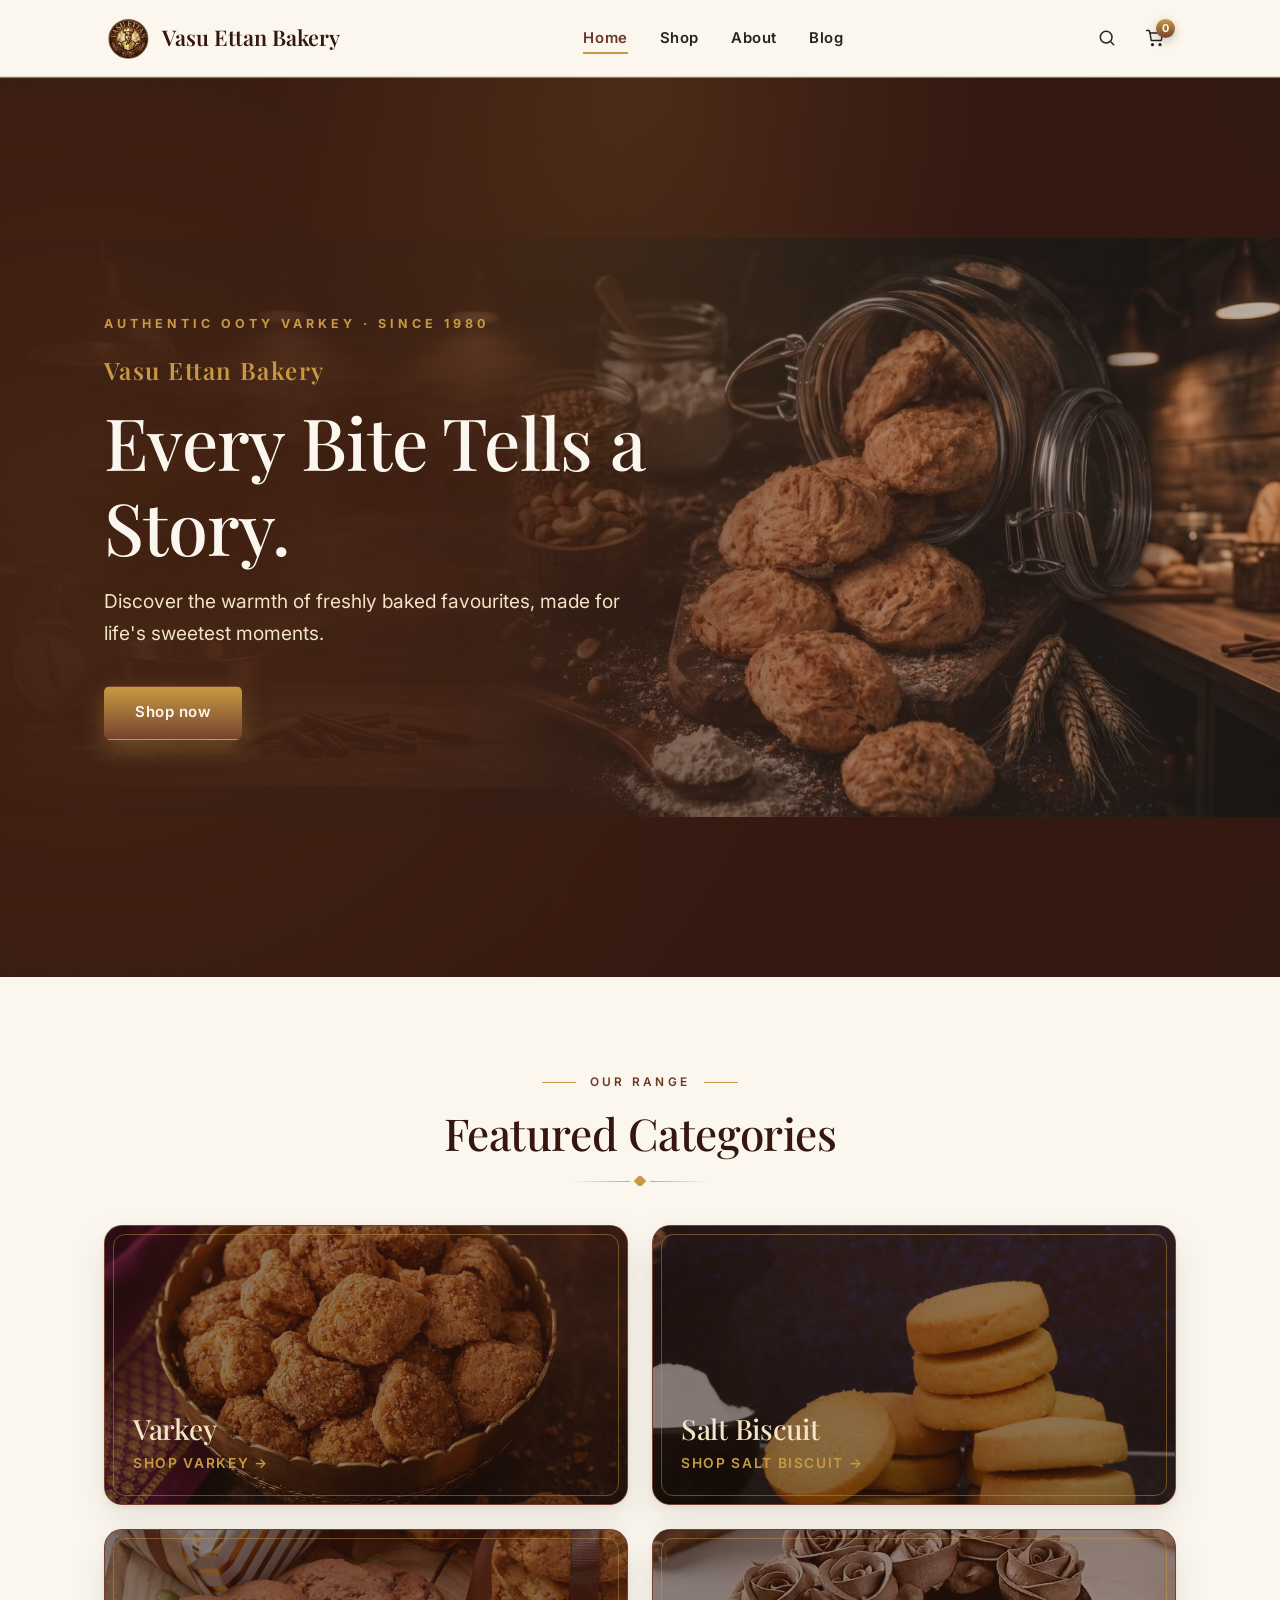
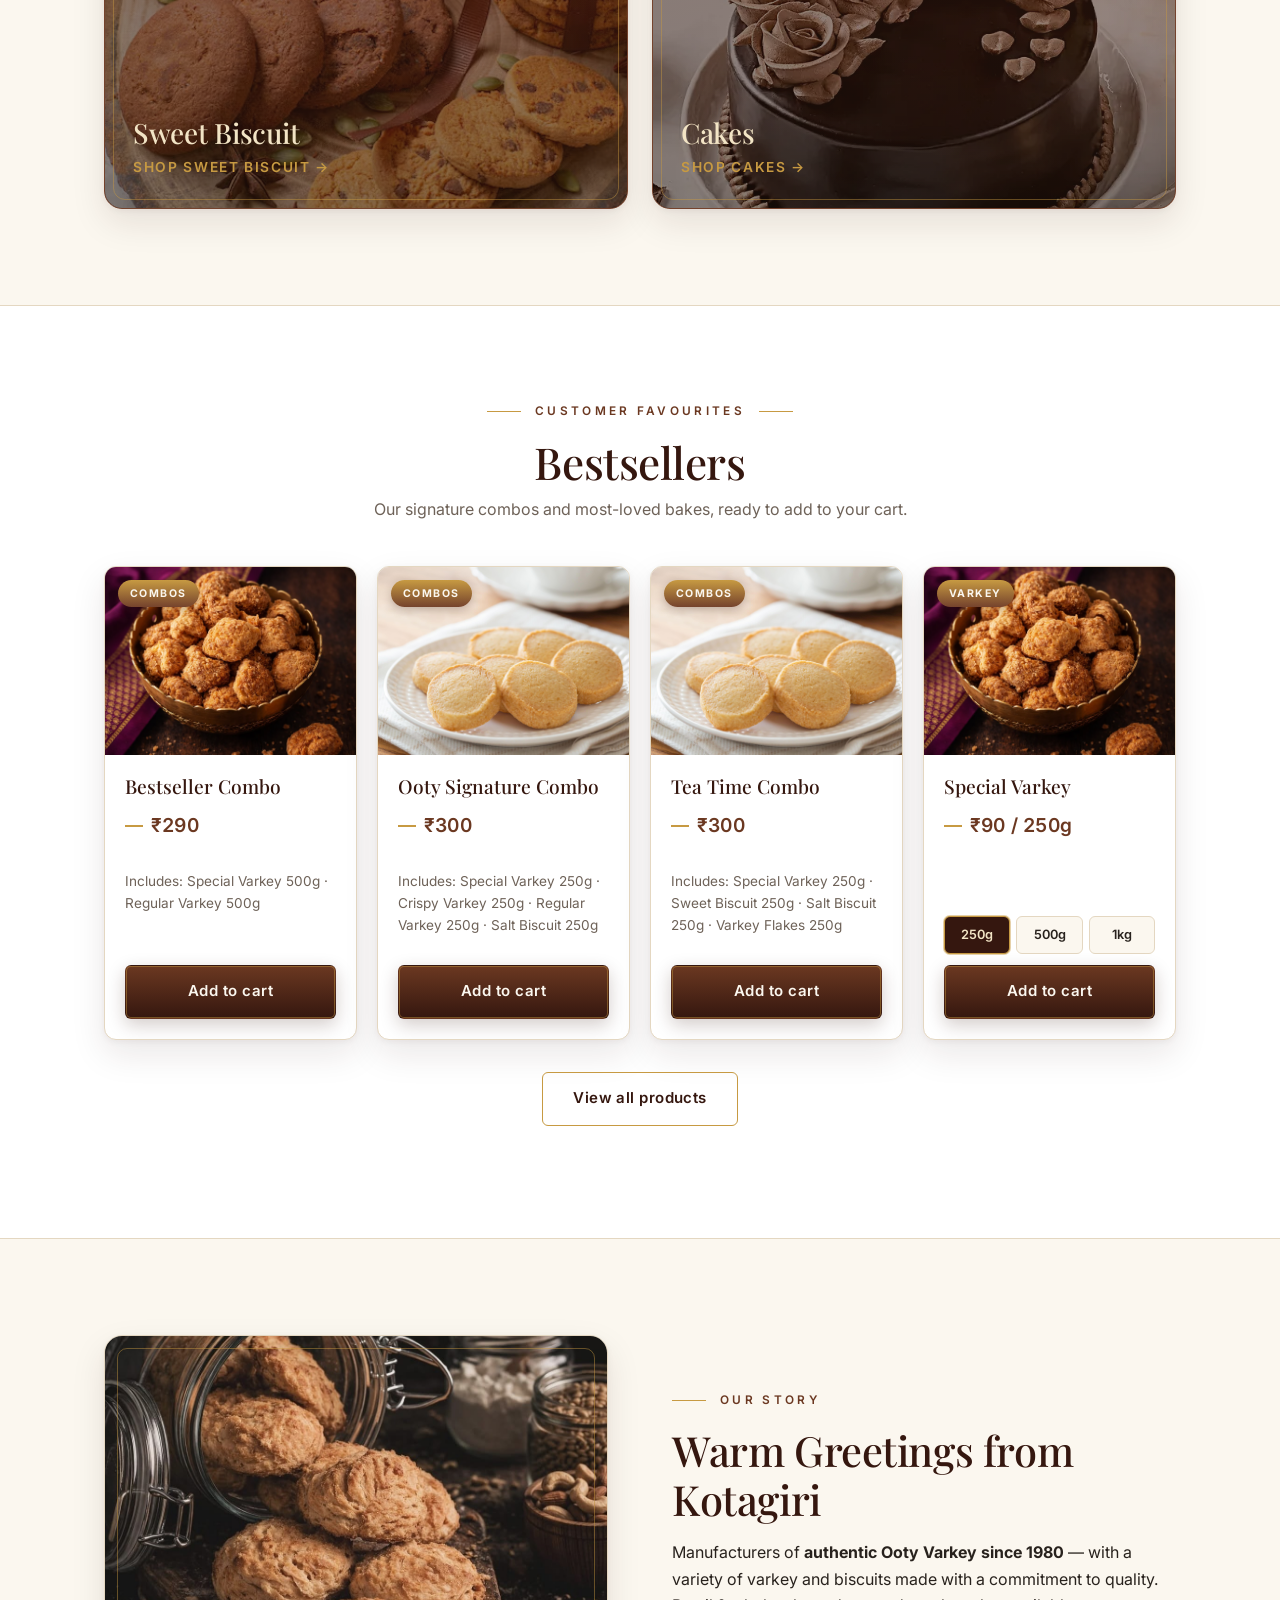
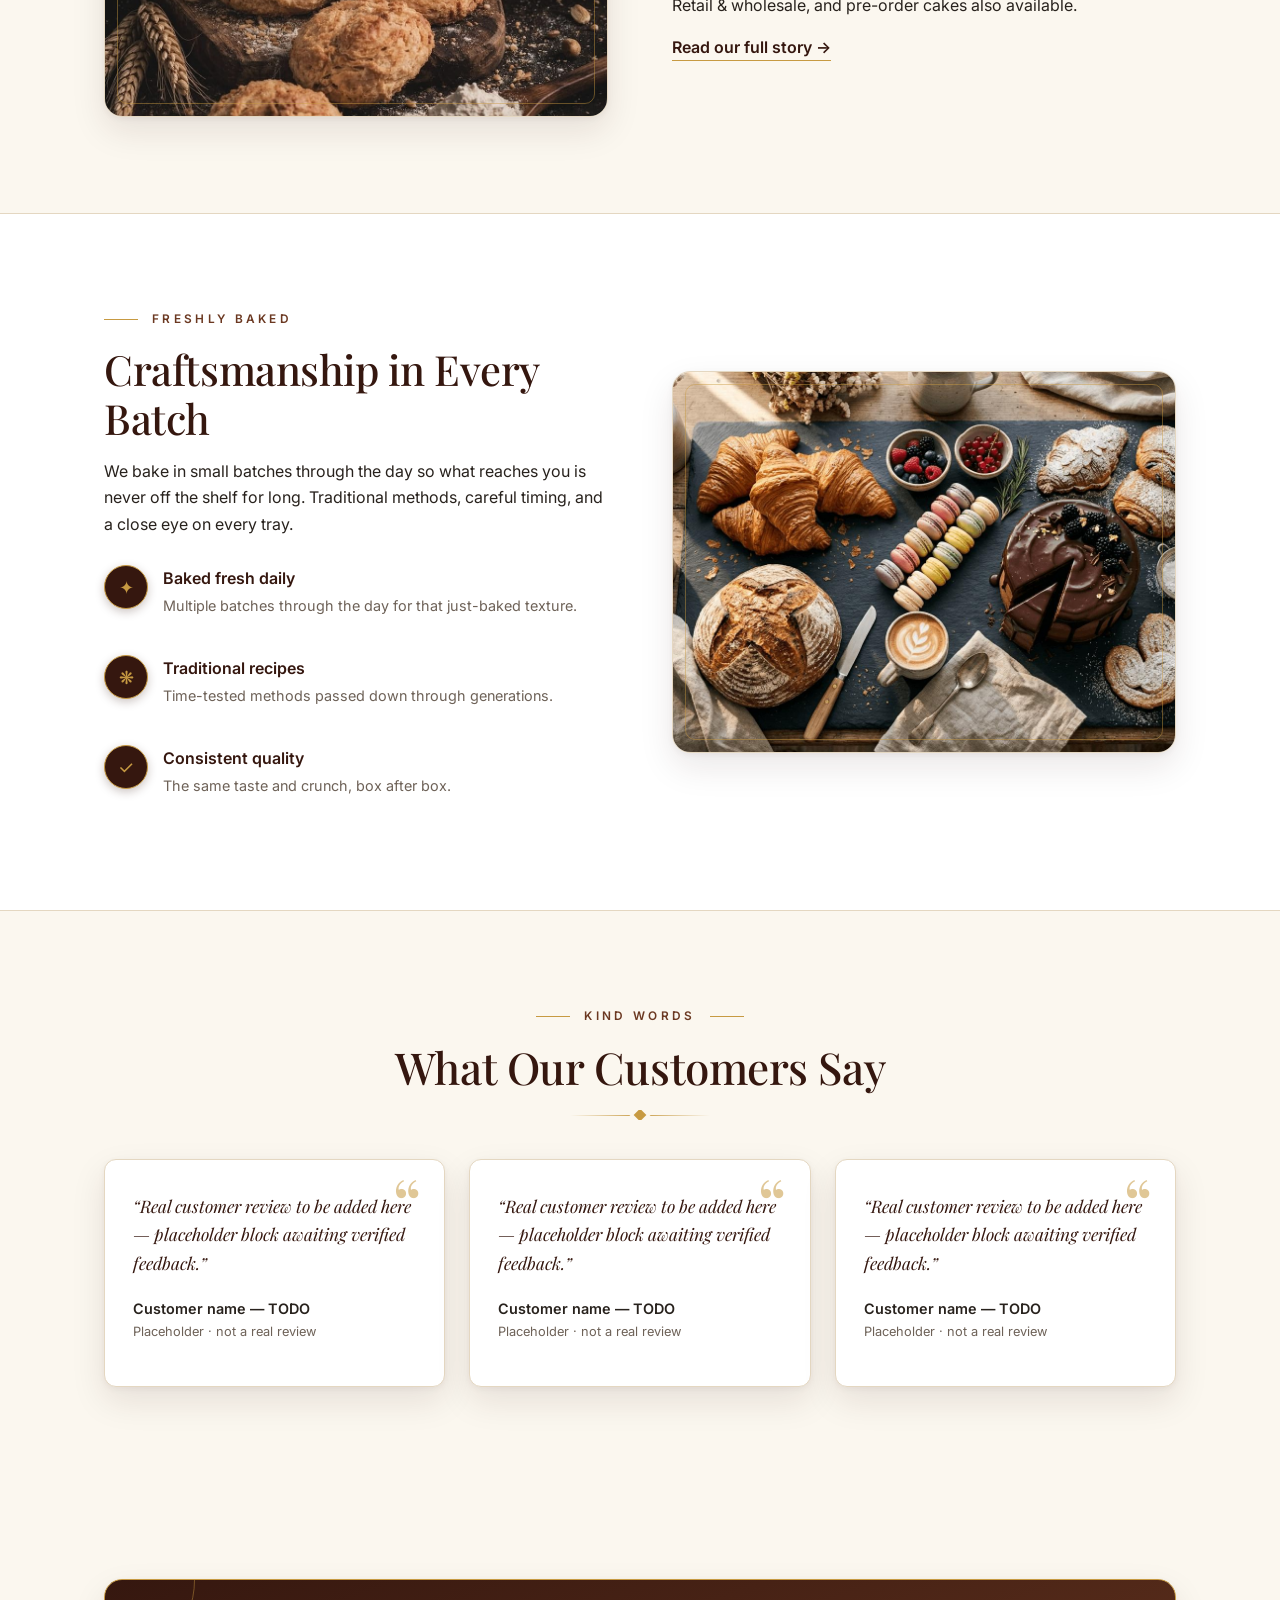
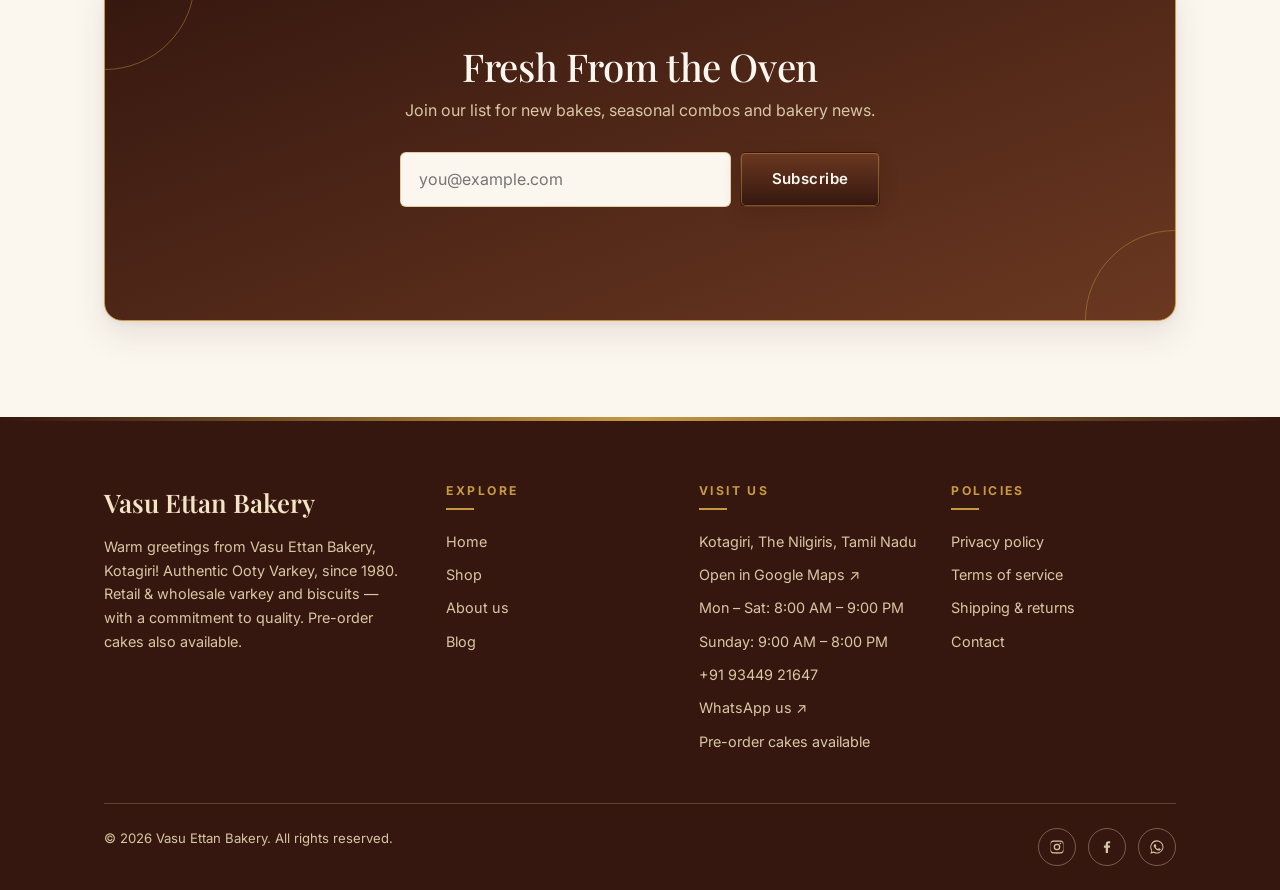
<file: index.html>
<!DOCTYPE html>
<html lang="en">
<head>
  <meta charset="UTF-8">
  <meta name="viewport" content="width=device-width, initial-scale=1.0">
  <title>Vasu Ettan Bakery | Freshly Baked Varkey, Biscuits &amp; Combos</title>
  <link rel="icon" type="image/png" href="assets/favicon.png">
  <link rel="apple-touch-icon" href="assets/apple-touch-icon.png">
  <meta name="description" content="Vasu Ettan Bakery — traditional varkey, biscuits and signature combos baked fresh every day. Every bite tells a story.">
  <link rel="canonical" href="https://www.vasuettanbakery.com/index.html">
  <meta property="og:type" content="website">
  <meta property="og:title" content="Vasu Ettan Bakery | Every Bite Tells a Story">
  <meta property="og:description" content="Discover the warmth of freshly baked favourites — varkey, biscuits and combos made for life's sweetest moments.">
  <meta property="og:image" content="assets/images/hero-bakery.webp">
  <meta property="og:url" content="https://www.vasuettanbakery.com/index.html">
  <meta name="twitter:card" content="summary_large_image">
  <link rel="preconnect" href="https://fonts.googleapis.com">
  <link rel="preconnect" href="https://fonts.gstatic.com" crossorigin>
  <link href="https://fonts.googleapis.com/css2?family=Inter:wght@400;500;600;700&family=Playfair+Display:ital,wght@0,500;0,600;1,500&display=swap" rel="stylesheet">
  <link rel="stylesheet" href="css/variables.css">
  <link rel="stylesheet" href="css/style.css">
  <link rel="stylesheet" href="css/responsive.css">
</head>
<body>

  <!-- Shared header (fetched by js/main.js) -->
  <div data-include="header"></div>

  <main id="main-content">

    <!-- Hero -->
    <section class="hero" aria-labelledby="hero-title">
      <div class="hero_media hero_media--right" role="img"
        aria-label="Freshly baked varkey and biscuits at Vasu Ettan Bakery"></div>
      <div class="hero_overlay" aria-hidden="true"></div>
      <div class="container">
        <div class="hero_content">
          <p class="hero_eyebrow">Authentic Ooty Varkey &middot; Since 1980</p>
          <p class="hero_brand">Vasu Ettan Bakery</p>
          <h1 class="hero_title" id="hero-title">Every Bite Tells a Story.</h1>
          <p class="hero_text">Discover the warmth of freshly baked favourites, made for life's sweetest moments.</p>
          <a class="btn btn--primary" href="shop.html">Shop now</a>
        </div>
      </div>
    </section>

    <!-- Featured categories -->
    <section class="section" aria-labelledby="categories-title">
      <div class="container">
        <span class="section-kicker">Our range</span>
        <h2 class="section-heading" id="categories-title">Featured Categories</h2>
        <hr class="divider">
        <div class="category-grid">
          <a class="category-card reveal" href="shop.html?category=Varkey">
            <img class="category-card_texture" src="assets/Categories/varkey.png" alt="" aria-hidden="true" loading="lazy" data-remove-on-error>
            <div class="category-card_body">
              <h3 class="category-card_title">Varkey</h3>
              <span class="category-card_link">Shop varkey &rarr;</span>
            </div>
          </a>
          <a class="category-card reveal" href="shop.html?category=Salt%20Biscuit">
            <img class="category-card_texture" src="assets/Categories/salt_biscuit.png" alt="" aria-hidden="true" loading="lazy" data-remove-on-error>
            <div class="category-card_body">
              <h3 class="category-card_title">Salt Biscuit</h3>
              <span class="category-card_link">Shop salt biscuit &rarr;</span>
            </div>
          </a>
          <a class="category-card reveal" href="shop.html?category=Sweet%20Biscuit">
            <img class="category-card_texture" src="assets/Categories/sweet_biscuit.png" alt="" aria-hidden="true" loading="lazy" data-remove-on-error>
            <div class="category-card_body">
              <h3 class="category-card_title">Sweet Biscuit</h3>
              <span class="category-card_link">Shop sweet biscuit &rarr;</span>
            </div>
          </a>
          <a class="category-card reveal" href="shop.html?category=Cakes">
            <img class="category-card_texture" src="assets/Categories/cake.png" alt="" aria-hidden="true" loading="lazy" data-remove-on-error>
            <div class="category-card_body">
              <h3 class="category-card_title">Cakes</h3>
              <span class="category-card_link">Shop cakes &rarr;</span>
            </div>
          </a>
        </div>
      </div>
    </section>

    <!-- Bestsellers -->
    <section class="section section--alt" aria-labelledby="bestsellers-title">
      <div class="container">
        <span class="section-kicker">Customer favourites</span>
        <h2 class="section-heading" id="bestsellers-title">Bestsellers</h2>
        <p class="section-intro">Our signature combos and most-loved bakes, ready to add to your cart.</p>
        <div class="product-grid" id="bestsellers-grid">
          <noscript>
            <p class="empty-state">Enable JavaScript to view bestsellers, or visit the
              <a class="link-arrow" href="shop.html">shop page</a>.</p>
          </noscript>
        </div>
        <p class="text-center reveal mt-2">
          <a class="btn btn--outline" href="shop.html">View all products</a>
        </p>
      </div>
    </section>

    <!-- Our Story teaser -->
    <section class="section" aria-labelledby="story-title">
      <div class="container split">
        <div class="split_media reveal">
          <img src="assets/our_story.png" alt="Baker preparing dough by hand at Vasu Ettan Bakery"
            width="1078" height="1042" loading="lazy" data-fallback="Story photo coming soon">
        </div>
        <div class="reveal">
          <span class="section-kicker text-left">Our story</span>
          <h2 class="split_title" id="story-title">Warm Greetings from Kotagiri</h2>
          <p>Manufacturers of <strong>authentic Ooty Varkey since 1980</strong> — with
            a variety of varkey and biscuits made with a commitment to quality.
            Retail &amp; wholesale, and pre-order cakes also available.</p>
          <a class="link-arrow" href="about.html">Read our full story &rarr;</a>
        </div>
      </div>
    </section>

    <!-- Freshly baked / craftsmanship -->
    <section class="section section--alt" aria-labelledby="craft-title">
      <div class="container split">
        <div class="reveal">
          <span class="section-kicker text-left">Freshly baked</span>
          <h2 class="split_title" id="craft-title">Craftsmanship in Every Batch</h2>
          <p>We bake in small batches through the day so what reaches you is never off
            the shelf for long. Traditional methods, careful timing, and a close eye on
            every tray.</p>
          <ul class="feature-list">
            <li>
              <span class="feature-list_icon" aria-hidden="true">✦</span>
              <div>
                <p class="feature-list_title">Baked fresh daily</p>
                <p class="feature-list_text">Multiple batches through the day for that just-baked texture.</p>
              </div>
            </li>
            <li>
              <span class="feature-list_icon" aria-hidden="true">❋</span>
              <div>
                <p class="feature-list_title">Traditional recipes</p>
                <p class="feature-list_text">Time-tested methods passed down through generations.</p>
              </div>
            </li>
            <li>
              <span class="feature-list_icon" aria-hidden="true">✓</span>
              <div>
                <p class="feature-list_title">Consistent quality</p>
                <p class="feature-list_text">The same taste and crunch, box after box.</p>
              </div>
            </li>
          </ul>
        </div>
        <div class="split_media reveal">
          <img src="assets/Craftsmanship.png" alt="Golden varkey arranged on a baking tray"
            width="1376" height="768" loading="lazy" data-fallback="Bakery photo coming soon">
        </div>
      </div>
    </section>

    <!-- Testimonials (placeholder — real reviews only) -->
    <section class="section" aria-labelledby="testimonials-title">
      <div class="container">
        <span class="section-kicker">Kind words</span>
        <h2 class="section-heading" id="testimonials-title">What Our Customers Say</h2>
        <hr class="divider">
        <div class="testimonial-grid">
          <!-- TODO: replace these placeholders with verified customer reviews.
               Do not publish invented testimonials. -->
          <figure class="testimonial reveal">
            <blockquote class="testimonial_quote">“Real customer review to be added here — placeholder block awaiting verified feedback.”</blockquote>
            <figcaption class="testimonial_author">Customer name — TODO</figcaption>
            <p class="testimonial_meta">Placeholder · not a real review</p>
          </figure>
          <figure class="testimonial reveal">
            <blockquote class="testimonial_quote">“Real customer review to be added here — placeholder block awaiting verified feedback.”</blockquote>
            <figcaption class="testimonial_author">Customer name — TODO</figcaption>
            <p class="testimonial_meta">Placeholder · not a real review</p>
          </figure>
          <figure class="testimonial reveal">
            <blockquote class="testimonial_quote">“Real customer review to be added here — placeholder block awaiting verified feedback.”</blockquote>
            <figcaption class="testimonial_author">Customer name — TODO</figcaption>
            <p class="testimonial_meta">Placeholder · not a real review</p>
          </figure>
        </div>
      </div>
    </section>

    <!-- Newsletter -->
    <section class="section" aria-labelledby="newsletter-title">
      <div class="container">
        <div class="newsletter reveal">
          <h2 class="newsletter_title" id="newsletter-title">Fresh From the Oven</h2>
          <p class="newsletter_text">Join our list for new bakes, seasonal combos and bakery news.
            <!-- TODO: connect this form to a real email service (Mailchimp, Brevo, etc.). -->
          </p>
          <form class="newsletter_form" id="newsletter-form" novalidate>
            <label class="sr-only" for="newsletter-email">Email address</label>
            <input class="newsletter_input" id="newsletter-email" name="email" type="email"
              placeholder="you@example.com" required autocomplete="email">
            <button class="btn btn--primary" type="submit">Subscribe</button>
          </form>
          <p class="newsletter_msg" id="newsletter-msg" role="status" aria-live="polite"></p>
        </div>
      </div>
    </section>

  </main>

  <!-- Shared footer (fetched by js/main.js) -->
  <div data-include="footer"></div>

  <script src="js/main.js"></script>
  <script src="js/products.js"></script>
  <script src="js/cart.js"></script>
</body>
</html>
</file>
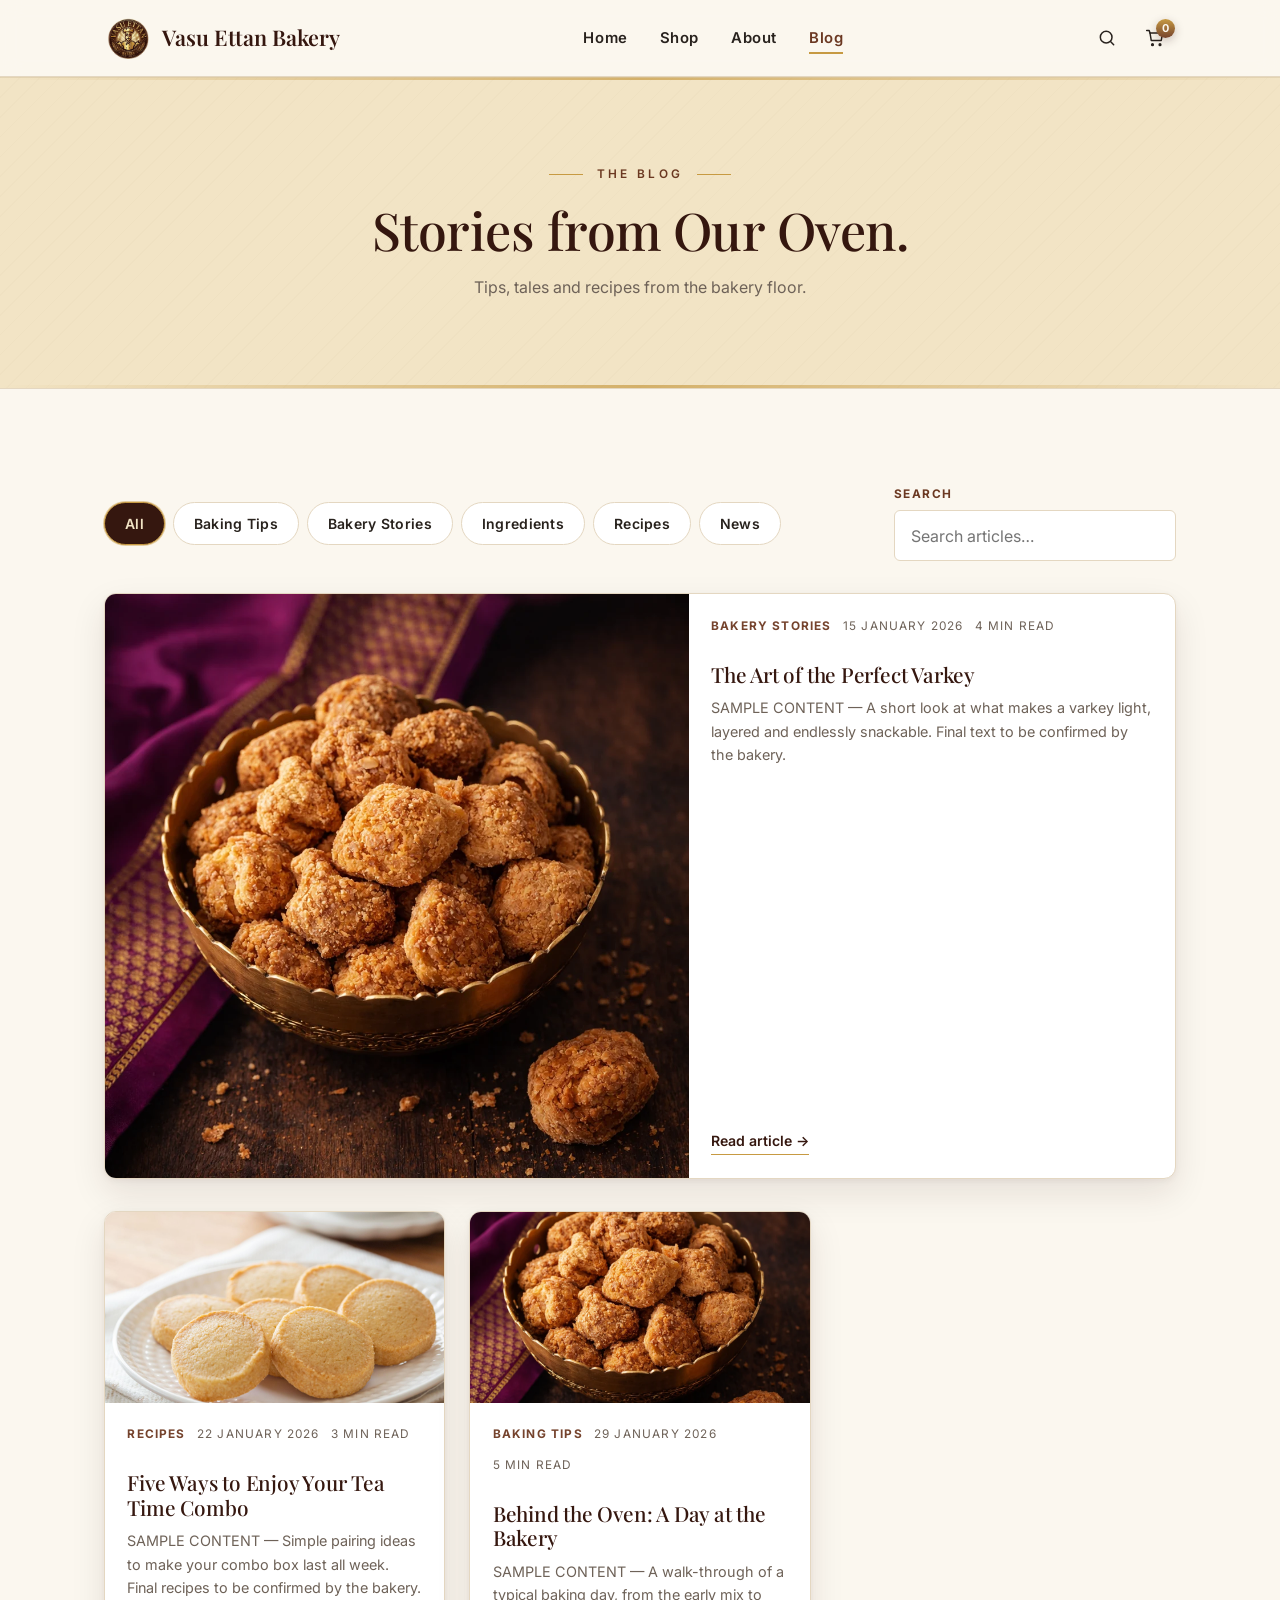
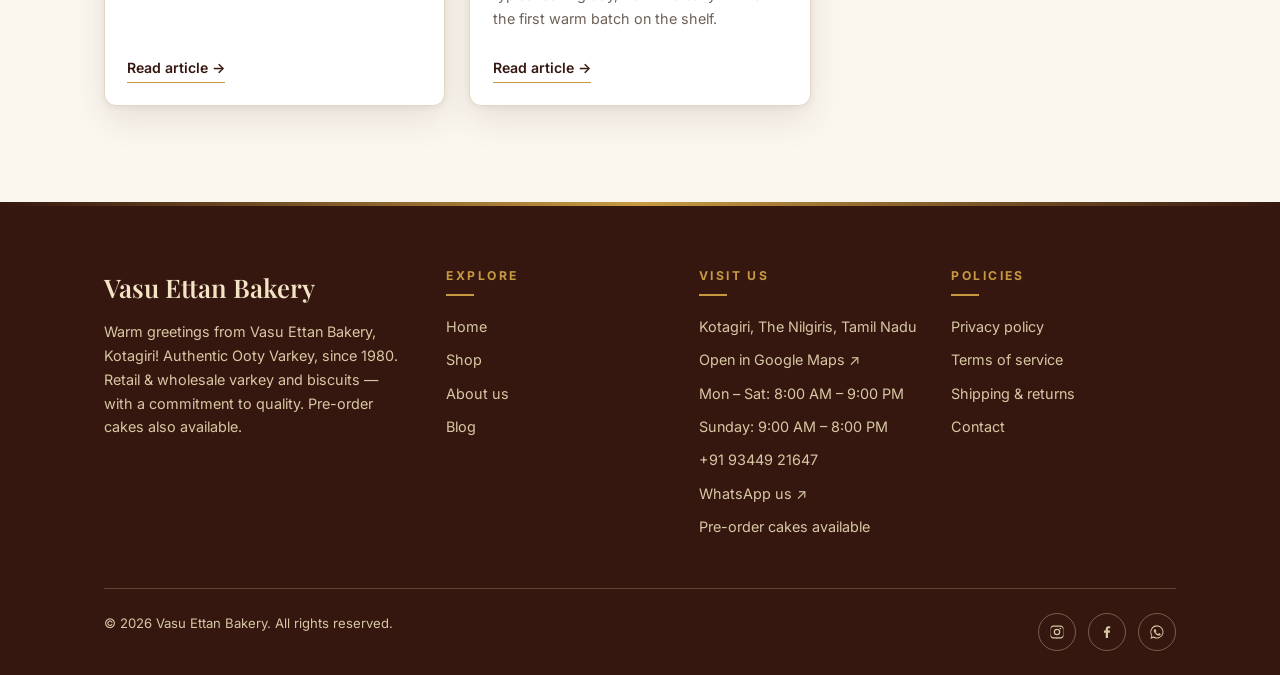
<file: blog.html>
<!DOCTYPE html>
<html lang="en">
<head>
  <meta charset="UTF-8">
  <meta name="viewport" content="width=device-width, initial-scale=1.0">
  <title>Blog | Vasu Ettan Bakery — Stories from Our Oven</title>
  <link rel="icon" type="image/png" href="assets/favicon.png">
  <link rel="apple-touch-icon" href="assets/apple-touch-icon.png">
  <meta name="description" content="Baking tips, bakery stories, ingredient notes and recipes from Vasu Ettan Bakery.">
  <link rel="canonical" href="https://www.vasuettanbakery.com/blog.html" data-canonical>
  <meta property="og:type" content="website">
  <meta property="og:title" content="Blog | Vasu Ettan Bakery — Stories from Our Oven" data-og-title>
  <meta property="og:description" content="Baking tips, bakery stories, ingredient notes and recipes from Vasu Ettan Bakery." data-og-desc>
  <meta property="og:image" content="assets/images/hero-bakery.webp" data-og-image>
  <meta property="og:url" content="https://www.vasuettanbakery.com/blog.html" data-og-url>
  <meta name="twitter:card" content="summary_large_image">
  <link rel="preconnect" href="https://fonts.googleapis.com">
  <link rel="preconnect" href="https://fonts.gstatic.com" crossorigin>
  <link href="https://fonts.googleapis.com/css2?family=Inter:wght@400;500;600;700&family=Playfair+Display:ital,wght@0,500;0,600;1,500&display=swap" rel="stylesheet">
  <link rel="stylesheet" href="css/variables.css">
  <link rel="stylesheet" href="css/style.css">
  <link rel="stylesheet" href="css/responsive.css">
</head>
<body>

  <!-- Shared header (fetched by js/main.js) -->
  <div data-include="header"></div>

  <main id="main-content">

    <!-- ===== List view (default) ===== -->
    <div id="blog-list-view">
      <section class="page-hero" aria-labelledby="blog-title">
        <div class="container">
          <span class="section-kicker">The blog</span>
          <h1 class="page-hero_title" id="blog-title">Stories from Our Oven.</h1>
          <p class="page-hero_text">Tips, tales and recipes from the bakery floor.
            <!-- Sample content: articles are placeholders until the bakery supplies real posts. -->
          </p>
        </div>
      </section>

      <section class="section" aria-labelledby="posts-heading">
        <div class="container">
          <h2 class="sr-only" id="posts-heading">Articles</h2>

          <div class="shop-toolbar">
            <div class="filter-chips" role="group" aria-label="Filter by category">
              <button class="chip" type="button" data-post-filter="All" aria-pressed="true">All</button>
              <button class="chip" type="button" data-post-filter="Baking Tips" aria-pressed="false">Baking Tips</button>
              <button class="chip" type="button" data-post-filter="Bakery Stories" aria-pressed="false">Bakery Stories</button>
              <button class="chip" type="button" data-post-filter="Ingredients" aria-pressed="false">Ingredients</button>
              <button class="chip" type="button" data-post-filter="Recipes" aria-pressed="false">Recipes</button>
              <button class="chip" type="button" data-post-filter="News" aria-pressed="false">News</button>
            </div>
            <div class="shop-controls">
              <div class="field">
                <label for="blog-search">Search</label>
                <input class="input" id="blog-search" type="search" placeholder="Search articles…"
                  autocomplete="off">
              </div>
            </div>
          </div>

          <div id="blog-featured"></div>

          <div class="blog-grid mt-2" id="blog-grid">
            <noscript>
              <p class="empty-state">Enable JavaScript to read the blog.</p>
            </noscript>
          </div>
        </div>
      </section>
    </div>

    <!-- ===== Detail view (?slug=...) ===== -->
    <div id="blog-detail-view" hidden>
      <section class="section">
        <div class="container">
          <article class="article" id="article-root">
            <!-- Filled by js/blog.js -->
          </article>
        </div>
      </section>
    </div>

  </main>

  <!-- Shared footer (fetched by js/main.js) -->
  <div data-include="footer"></div>

  <script type="application/ld+json" id="article-jsonld"></script>
  <script src="js/main.js"></script>
  <script src="js/blog.js"></script>
  <script src="js/products.js"></script>
  <script src="js/cart.js"></script>
</body>
</html>
</file>
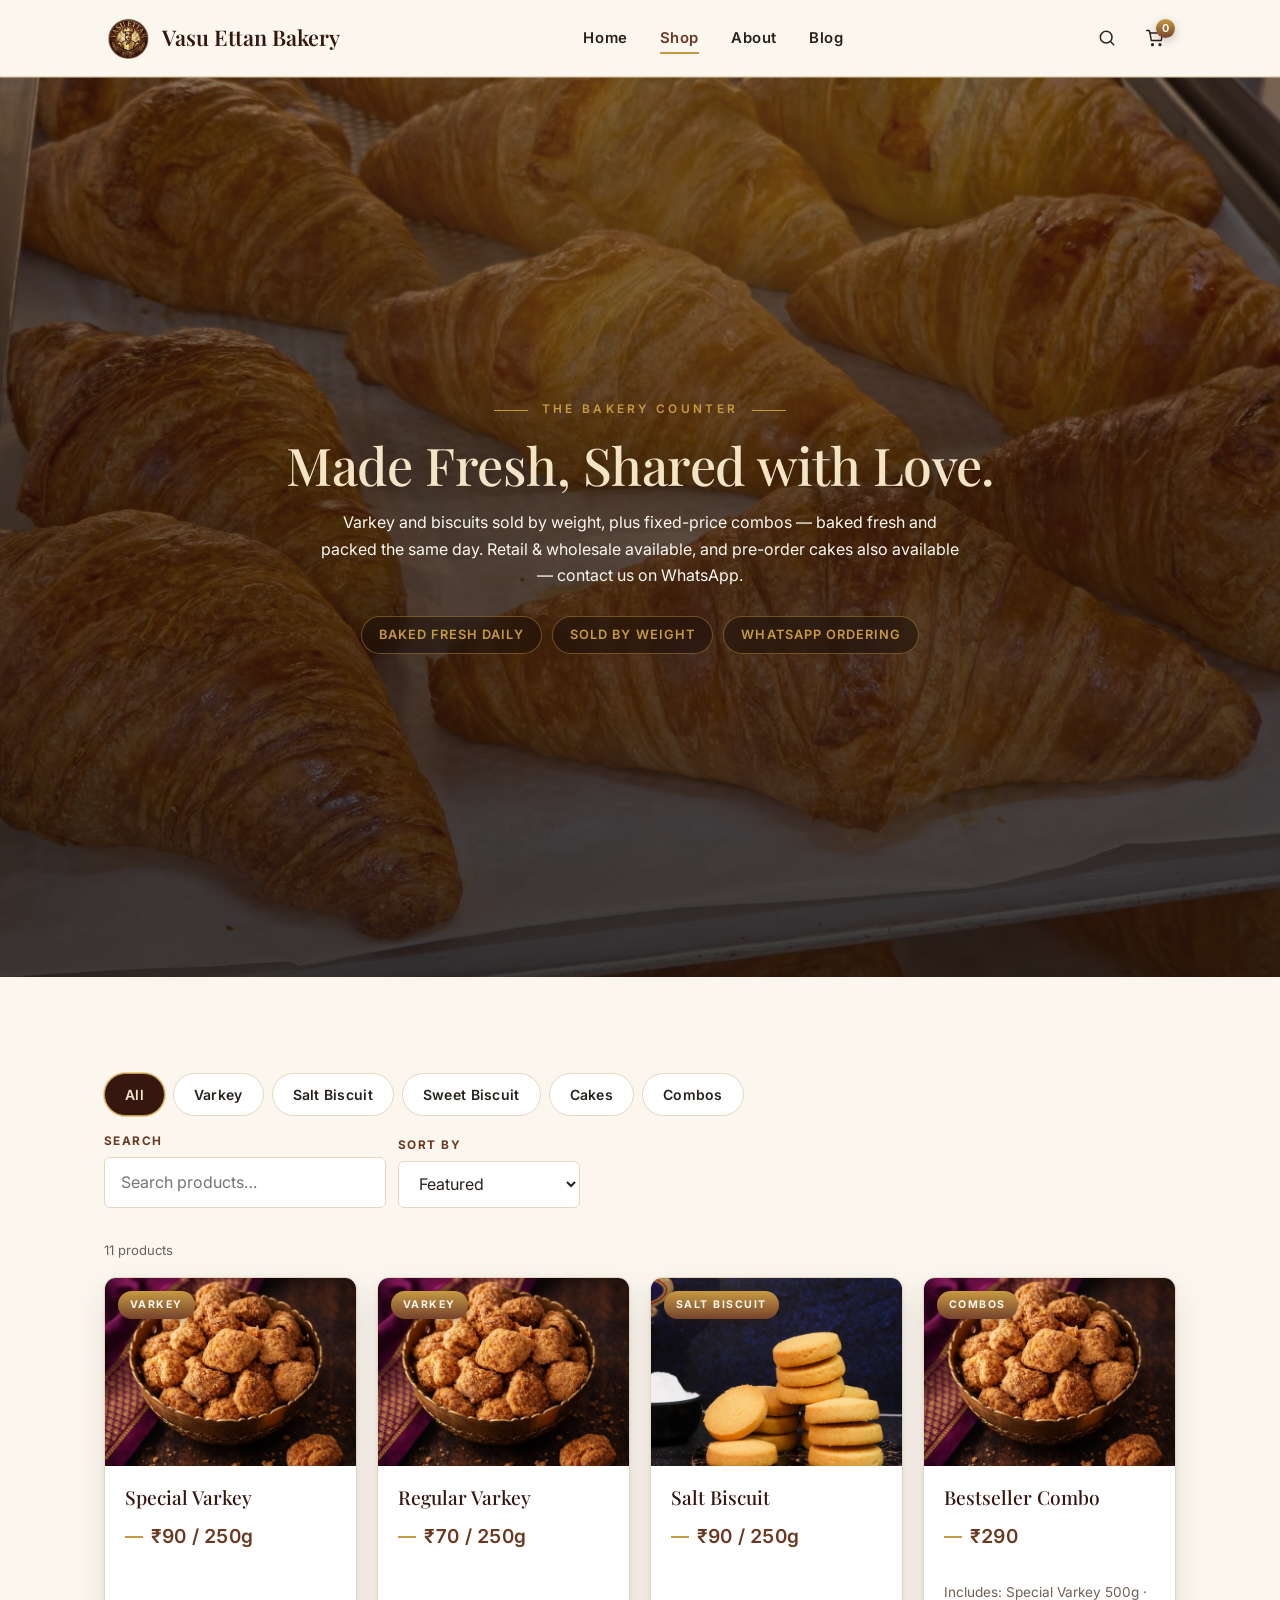
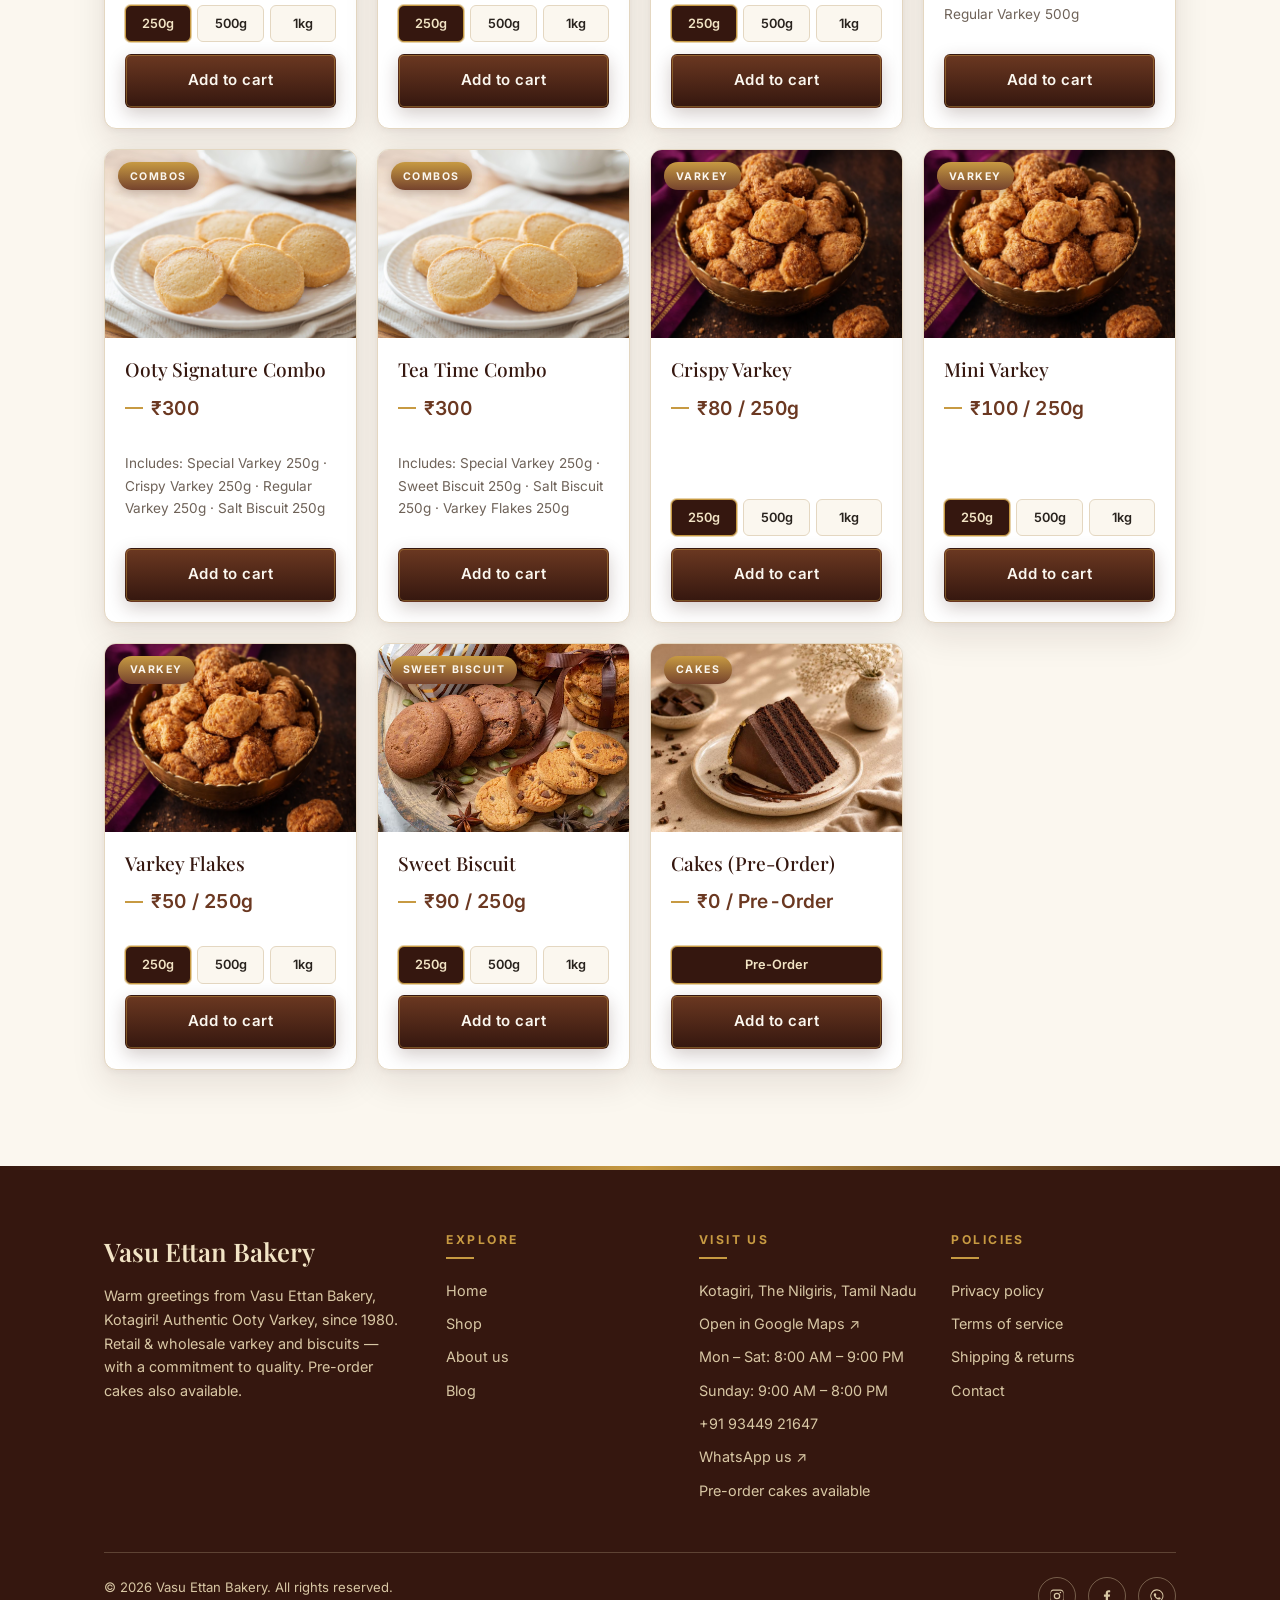
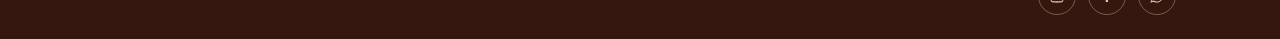
<file: shop.html>
<!DOCTYPE html>
<html lang="en">
<head>
  <meta charset="UTF-8">
  <meta name="viewport" content="width=device-width, initial-scale=1.0">
  <title>Shop | Vasu Ettan Bakery — Varkey, Biscuits &amp; Combos</title>
  <link rel="icon" type="image/png" href="assets/favicon.png">
  <link rel="apple-touch-icon" href="assets/apple-touch-icon.png">
  <meta name="description" content="Shop freshly baked varkey, biscuits and signature combos from Vasu Ettan Bakery. Choose your size and order on WhatsApp.">
  <link rel="canonical" href="https://www.vasuettanbakery.com/shop.html">
  <meta property="og:type" content="website">
  <meta property="og:title" content="Shop | Vasu Ettan Bakery">
  <meta property="og:description" content="Made fresh, shared with love — varkey, biscuits and combos available by weight.">
  <meta property="og:image" content="assets/images/hero-bakery.webp">
  <meta property="og:url" content="https://www.vasuettanbakery.com/shop.html">
  <meta name="twitter:card" content="summary_large_image">
  <link rel="preconnect" href="https://fonts.googleapis.com">
  <link rel="preconnect" href="https://fonts.gstatic.com" crossorigin>
  <link href="https://fonts.googleapis.com/css2?family=Inter:wght@400;500;600;700&family=Playfair+Display:ital,wght@0,500;0,600;1,500&display=swap" rel="stylesheet">
  <link rel="stylesheet" href="css/variables.css">
  <link rel="stylesheet" href="css/style.css">
  <link rel="stylesheet" href="css/responsive.css">
</head>
<body>

  <!-- Shared header (fetched by js/main.js) -->
  <div data-include="header"></div>

  <main id="main-content">

    <section class="page-hero page-hero--shop" aria-labelledby="shop-title">
      <div class="page-hero_media" aria-hidden="true">
        <img src="assets/Fresh_Pastries.png" alt="" width="2000" height="1500" fetchpriority="high" data-remove-on-error>
      </div>
      <div class="page-hero_overlay" aria-hidden="true"></div>
      <div class="container page-hero_content">
        <span class="section-kicker">The bakery counter</span>
        <h1 class="page-hero_title" id="shop-title">Made Fresh, Shared with Love.</h1>
        <p class="page-hero_text">Varkey and biscuits sold by weight, plus fixed-price
          combos — baked fresh and packed the same day. Retail &amp; wholesale available,
          and pre-order cakes also available — contact us on WhatsApp.</p>
        <ul class="page-hero_pills">
          <li>Baked fresh daily</li>
          <li>Sold by weight</li>
          <li>WhatsApp ordering</li>
        </ul>
      </div>
    </section>

    <section class="section" aria-labelledby="shop-grid-title">
      <div class="container">
        <h2 class="sr-only" id="shop-grid-title">Products</h2>

        <div class="shop-toolbar">
          <div class="filter-chips" role="group" aria-label="Filter by category">
            <button class="chip" type="button" data-filter="All" aria-pressed="true">All</button>
            <button class="chip" type="button" data-filter="Varkey" aria-pressed="false">Varkey</button>
            <button class="chip" type="button" data-filter="Salt Biscuit" aria-pressed="false">Salt Biscuit</button>
            <button class="chip" type="button" data-filter="Sweet Biscuit" aria-pressed="false">Sweet Biscuit</button>
            <button class="chip" type="button" data-filter="Cakes" aria-pressed="false">Cakes</button>
            <button class="chip" type="button" data-filter="Combos" aria-pressed="false">Combos</button>
          </div>

          <div class="shop-controls">
            <div class="field">
              <label for="shop-search">Search</label>
              <input class="input" id="shop-search" type="search" placeholder="Search products…"
                autocomplete="off">
            </div>
            <div class="field">
              <label for="shop-sort">Sort by</label>
              <select class="select" id="shop-sort">
                <option value="featured">Featured</option>
                <option value="price-asc">Price: low to high</option>
                <option value="price-desc">Price: high to low</option>
                <option value="name">Name: A–Z</option>
              </select>
            </div>
          </div>
        </div>

        <p class="form-hint" id="shop-count" role="status" aria-live="polite">Loading products…</p>

        <div class="product-grid" id="shop-grid">
          <noscript>
            <p class="empty-state">Enable JavaScript to browse products, or contact us
              directly to order.</p>
          </noscript>
        </div>
      </div>
    </section>

  </main>

  <!-- Shared footer (fetched by js/main.js) -->
  <div data-include="footer"></div>

  <script src="js/main.js"></script>
  <script src="js/products.js"></script>
  <script src="js/cart.js"></script>
</body>
</html>
</file>
<file: css/variables.css>
/* ==========================================================================
   Vasu Ettan Bakery — Design tokens (single source of truth for all color,
   type, spacing, shape and motion). No hard-coded colors in other files.
   ========================================================================== */

:root {
  /* ----- Core brand palette ----- */
  --color-chocolate: #35170F;   /* Heritage Chocolate — primary, footer, headings */
  --color-cocoa: #6B3821;       /* Roasted Cocoa — hover, secondary surfaces */
  --color-gold: #C79A42;        /* Antique Gold — accents, icons, fine borders */
  --color-ivory: #F2E4C5;       /* Warm Ivory — hero bg, highlights */
  --color-cream: #FBF7EF;       /* Bakery Cream — page background, card surfaces */
  --color-wheat: #D8C7A4;       /* Wheat Beige — dividers, muted accents */

  /* ----- Supporting palette ----- */
  --color-cinnamon: #75432D;    /* warm accents, category labels */
  --color-olive: #526044;       /* freshness / WhatsApp */
  --color-ink: #28221D;         /* Espresso Ink — body text */

  /* ----- Semantic colors ----- */
  --color-background: var(--color-cream);
  --color-surface: #FFFFFF;
  --color-heading: var(--color-chocolate);
  --color-text: var(--color-ink);
  --color-muted: #6E6258;
  --color-border: #E4D7C1;
  --color-primary: var(--color-chocolate);
  --color-primary-hover: var(--color-cocoa);
  --color-accent: var(--color-gold);

  /* ----- Typography ----- */
  --font-heading: "Playfair Display", Georgia, serif;
  --font-body: "Inter", Arial, sans-serif;

  /* ----- Layout ----- */
  --container-width: 1200px;
  --page-padding: 24px;
  --section-space: 88px;

  /* ----- Shape ----- */
  --radius-sm: 6px;
  --radius-md: 12px;
  --radius-lg: 18px;

  /* ----- Elevation (always warm brown, never black) ----- */
  --shadow-card: 0 2px 6px rgba(53, 23, 15, 0.05), 0 14px 34px rgba(53, 23, 15, 0.10);
  --shadow-hover: 0 4px 10px rgba(53, 23, 15, 0.08), 0 22px 48px rgba(53, 23, 15, 0.16);
  --shadow-drawer: -8px 0 40px rgba(53, 23, 15, 0.18);
  --transition: 220ms ease;

  /* ----- Premium derived accents (from palette only) ----- */
  --hairline-gold: rgba(199, 154, 66, 0.45);   /* gold at low alpha */
  --hairline-gold-strong: rgba(199, 154, 66, 0.85);
  --hairline-gold-soft: rgba(199, 154, 66, 0.18);
  --hairline-wheat: rgba(216, 199, 164, 0.55);
  --header-bg: rgba(251, 247, 239, 0.94);      /* cream at low alpha */
  --gradient-gold: linear-gradient(90deg, rgba(199, 154, 66, 0), var(--color-gold), rgba(199, 154, 66, 0));
  --gradient-button: linear-gradient(180deg, var(--color-cocoa), var(--color-chocolate));
  --gradient-dark: linear-gradient(160deg, var(--color-chocolate) 0%, var(--color-cocoa) 100%);
  --shadow-float: 0 6px 18px rgba(53, 23, 15, 0.22);
  --shadow-float-hover: 0 10px 26px rgba(53, 23, 15, 0.30);
  --shadow-badge: 0 3px 10px rgba(53, 23, 15, 0.25);
  --shadow-hero-text: 0 2px 24px rgba(53, 23, 15, 0.45);
  --shadow-modal: 0 30px 80px rgba(53, 23, 15, 0.35);
  --shadow-whatsapp: 0 6px 18px rgba(82, 96, 68, 0.30);
  --shadow-gold-cta: 0 8px 24px rgba(199, 154, 66, 0.35);
  --texture-ivory:
    repeating-linear-gradient(
      135deg,
      rgba(216, 199, 164, 0.10) 0px,
      rgba(216, 199, 164, 0.10) 1px,
      transparent 1px,
      transparent 14px
    );

  /* ----- Derived warm-brown alphas ----- */
  --overlay-scrim: rgba(40, 34, 29, 0.55);
  --hero-overlay: linear-gradient(
    90deg,
    rgba(53, 23, 15, 0.88) 0%,
    rgba(53, 23, 15, 0.62) 48%,
    rgba(53, 23, 15, 0.18) 100%
  );
  --footer-rule: rgba(216, 199, 164, 0.25);
  --footer-social-border: rgba(216, 199, 164, 0.4);
}
</file>
<file: css/style.css>
/* ==========================================================================
   Vasu Ettan Bakery — Main stylesheet (premium heritage styling)
   60% cream/ivory · 30% chocolate/cocoa · 10% gold accents
   ========================================================================== */

/* ---------- Reset & base ---------- */
*,
*::before,
*::after {
  box-sizing: border-box;
}

* {
  margin: 0;
}

html {
  scroll-behavior: smooth;
}

body {
  font-family: var(--font-body);
  font-size: 16px;
  line-height: 1.65;
  color: var(--color-text);
  background: var(--color-background);
  -webkit-font-smoothing: antialiased;
  text-rendering: optimizeLegibility;
}

img,
picture,
video,
svg {
  display: block;
  max-width: 100%;
}

input,
button,
textarea,
select {
  font: inherit;
  color: inherit;
}

ul,
ol {
  list-style: none;
  padding: 0;
}

a {
  color: inherit;
  text-decoration: none;
}

h1,
h2,
h3,
h4 {
  font-family: var(--font-heading);
  font-weight: 500;
  line-height: 1.18;
  color: var(--color-heading);
  letter-spacing: -0.01em;
}

p {
  margin-bottom: 1rem;
}

::selection {
  background: var(--color-gold);
  color: var(--color-chocolate);
}

:focus-visible {
  outline: 2px solid var(--color-gold);
  outline-offset: 3px;
}

/* Custom scrollbar (webkit) */
::-webkit-scrollbar {
  width: 11px;
}

::-webkit-scrollbar-track {
  background: var(--color-ivory);
}

::-webkit-scrollbar-thumb {
  background: var(--color-wheat);
  border: 3px solid var(--color-ivory);
  border-radius: 999px;
}

::-webkit-scrollbar-thumb:hover {
  background: var(--color-cinnamon);
}

@media (prefers-reduced-motion: reduce) {
  *,
  *::before,
  *::after {
    animation-duration: 0.01ms !important;
    animation-iteration-count: 1 !important;
    transition-duration: 0.01ms !important;
    scroll-behavior: auto !important;
  }
}

/* ---------- Utilities ---------- */
.container {
  width: 100%;
  max-width: var(--container-width);
  margin-inline: auto;
  padding-inline: var(--page-padding);
}

.section {
  padding-block: var(--section-space);
  position: relative;
}

.section--alt {
  background: var(--color-surface);
  border-block: 1px solid var(--color-border);
}

.section-heading {
  font-size: clamp(1.9rem, 4vw, 2.75rem);
  text-align: center;
  margin-bottom: 0.5rem;
}

.section-kicker {
  display: flex;
  align-items: center;
  justify-content: center;
  gap: 14px;
  font-family: var(--font-body);
  font-size: 0.74rem;
  font-weight: 600;
  letter-spacing: 0.28em;
  text-transform: uppercase;
  color: var(--color-cocoa);
  margin-bottom: 0.9rem;
}

.section-kicker::before,
.section-kicker::after {
  content: "";
  width: 34px;
  height: 1px;
  background: var(--color-gold);
  flex: 0 0 auto;
}

.section-kicker.text-left {
  justify-content: flex-start;
}

.section-kicker.text-left::after {
  display: none;
}

.section-intro {
  text-align: center;
  color: var(--color-muted);
  max-width: 640px;
  margin: 0 auto 2.75rem;
}

.sr-only {
  position: absolute;
  width: 1px;
  height: 1px;
  padding: 0;
  margin: -1px;
  overflow: hidden;
  clip: rect(0 0 0 0);
  white-space: nowrap;
  border: 0;
}

/* Ornamental gold divider with centre diamond */
.divider {
  position: relative;
  width: 140px;
  height: 10px;
  background: none;
  margin: 1.1rem auto 2.4rem;
  border: 0;
}

.divider::before {
  content: "";
  position: absolute;
  inset: 50% 0 auto;
  height: 1px;
  background: var(--gradient-gold);
}

.divider::after {
  content: "";
  position: absolute;
  left: 50%;
  top: 50%;
  width: 9px;
  height: 9px;
  transform: translate(-50%, -50%) rotate(45deg);
  background: var(--color-gold);
  box-shadow: 0 0 0 3px var(--color-background);
}

.section--alt .divider::after {
  box-shadow: 0 0 0 3px var(--color-surface);
}

.text-center {
  text-align: center;
}

.text-left {
  text-align: left;
}

.mt-2 {
  margin-top: 2rem;
}

.hero--fallback {
  background: var(--color-cocoa);
}

.skip-link {
  position: absolute;
  left: 1rem;
  top: -4rem;
  z-index: 9999;
  background: var(--color-gold);
  color: var(--color-chocolate);
  font-weight: 600;
  padding: 0.75rem 1.25rem;
  border-radius: var(--radius-sm);
  transition: top var(--transition);
}

.skip-link:focus {
  top: 1rem;
}

/* ---------- Buttons ---------- */
.btn {
  display: inline-flex;
  align-items: center;
  justify-content: center;
  gap: 0.5rem;
  font-family: var(--font-body);
  font-size: 0.94rem;
  font-weight: 600;
  letter-spacing: 0.03em;
  text-transform: none;
  padding: 0.85rem 1.9rem;
  border: 1px solid transparent;
  border-radius: var(--radius-sm);
  cursor: pointer;
  position: relative;
  transition: background var(--transition), color var(--transition),
    border-color var(--transition), transform var(--transition),
    box-shadow var(--transition);
}

.btn:active {
  transform: translateY(1px);
}

.btn--primary {
  background: var(--gradient-button);
  color: var(--color-cream);
  box-shadow: inset 0 0 0 1px var(--hairline-gold),
    var(--shadow-float);
}

.btn--primary:hover {
  background: var(--color-cocoa);
  box-shadow: inset 0 0 0 1px var(--hairline-gold-strong),
    var(--shadow-float-hover);
  transform: translateY(-1px);
}

/* Gold CTA (used inside the dark hero) */
.hero_content .btn--primary {
  background: linear-gradient(180deg, var(--color-gold), var(--color-cinnamon));
  color: var(--color-cream);
  box-shadow: var(--shadow-gold-cta);
}

.hero_content .btn--primary:hover {
  background: var(--color-gold);
  color: var(--color-chocolate);
}

.btn--outline {
  background: transparent;
  color: var(--color-chocolate);
  border-color: var(--color-gold);
}

.btn--outline:hover {
  background: var(--color-chocolate);
  color: var(--color-ivory);
  border-color: var(--color-chocolate);
}

.btn--ghost {
  background: transparent;
  color: var(--color-primary);
  padding: 0.5rem 0.75rem;
}

.btn--ghost:hover {
  background: var(--color-ivory);
}

.btn--whatsapp {
  background: var(--color-olive);
  color: var(--color-cream);
  width: 100%;
  box-shadow: var(--shadow-whatsapp);
}

.btn--whatsapp:hover {
  background: var(--color-chocolate);
}

.btn--block {
  width: 100%;
}

.btn:disabled {
  opacity: 0.5;
  cursor: not-allowed;
}

.btn--small {
  padding: 0.55rem 1.15rem;
  font-size: 0.86rem;
}

.link-arrow {
  font-weight: 600;
  color: var(--color-primary);
  border-bottom: 1px solid var(--color-gold);
  padding-bottom: 3px;
  transition: color var(--transition), border-color var(--transition);
}

.link-arrow:hover {
  color: var(--color-cocoa);
  border-bottom-color: var(--color-cocoa);
}

/* ---------- Announcement bar ---------- */
.announcement {
  background: var(--color-chocolate);
  color: var(--color-gold);
  text-align: center;
  font-size: 0.76rem;
  font-weight: 600;
  letter-spacing: 0.16em;
  text-transform: uppercase;
  padding: 0.65rem var(--page-padding);
  border-bottom: 1px solid var(--hairline-gold);
}

/* ---------- Header ---------- */
.site-header {
  position: sticky;
  top: 0;
  z-index: 500;
  background: var(--header-bg);
  backdrop-filter: blur(10px);
  -webkit-backdrop-filter: blur(10px);
  border-bottom: 1px solid var(--color-border);
  box-shadow: 0 1px 0 var(--hairline-wheat);
}

.site-header_inner {
  display: flex;
  align-items: center;
  justify-content: space-between;
  gap: 1rem;
  min-height: 76px;
}

.site-logo {
  display: flex;
  align-items: center;
  gap: 0.65rem;
  font-family: var(--font-heading);
  font-size: 1.45rem;
  font-weight: 600;
  color: var(--color-heading);
}

.site-logo img {
  height: 48px;
  width: auto;
  border-radius: var(--radius-sm);
}

.site-logo_name {
  font-family: var(--font-heading);
  font-size: 1.35rem;
  font-weight: 600;
  color: var(--color-heading);
  line-height: 1.1;
}

.site-logo_fallback {
  display: none;
}

.site-logo.is-fallback img {
  display: none;
}

.site-nav_list {
  display: flex;
  align-items: center;
  gap: 2rem;
}

.site-nav_link {
  position: relative;
  font-size: 0.93rem;
  font-weight: 600;
  letter-spacing: 0.04em;
  padding: 0.4rem 0;
  transition: color var(--transition);
}

.site-nav_link::after {
  content: "";
  position: absolute;
  left: 0;
  bottom: 0;
  width: 100%;
  height: 2px;
  background: var(--color-gold);
  transform: scaleX(0);
  transform-origin: left;
  transition: transform var(--transition);
}

.site-nav_link:hover,
.site-nav_link[aria-current="page"] {
  color: var(--color-cocoa);
}

.site-nav_link:hover::after,
.site-nav_link[aria-current="page"]::after {
  transform: scaleX(1);
}

.header-actions {
  display: flex;
  align-items: center;
  gap: 0.35rem;
}

.icon-btn {
  position: relative;
  display: inline-flex;
  align-items: center;
  justify-content: center;
  width: 42px;
  height: 42px;
  background: transparent;
  border: 1px solid transparent;
  border-radius: 50%;
  cursor: pointer;
  transition: background var(--transition), border-color var(--transition),
    color var(--transition);
}

.icon-btn:hover {
  background: var(--color-ivory);
  border-color: var(--hairline-gold);
  color: var(--color-cocoa);
}

.icon-btn svg {
  width: 20px;
  height: 20px;
  stroke: currentColor;
  fill: none;
  stroke-width: 1.8;
  stroke-linecap: round;
  stroke-linejoin: round;
}

.cart-count {
  position: absolute;
  top: 1px;
  right: 0;
  min-width: 19px;
  height: 19px;
  padding: 0 5px;
  display: flex;
  align-items: center;
  justify-content: center;
  background: linear-gradient(180deg, var(--color-gold), var(--color-cinnamon));
  color: var(--color-cream);
  font-size: 0.68rem;
  font-weight: 700;
  border-radius: 999px;
  box-shadow: var(--shadow-badge);
}

.nav-toggle {
  display: none;
}

.site-nav_close {
  display: none;
}

/* Header search */
.header-search {
  display: none;
  border-top: 1px solid var(--color-border);
  background: var(--color-surface);
}

.header-search.is-open {
  display: block;
}

.header-search_form {
  display: flex;
  gap: 0.5rem;
  padding-block: 0.8rem;
}

.header-search_input {
  flex: 1;
  padding: 0.7rem 1.1rem;
  border: 1px solid var(--color-border);
  border-radius: var(--radius-sm);
  background: var(--color-cream);
  transition: border-color var(--transition), box-shadow var(--transition);
}

.header-search_input:focus {
  border-color: var(--color-gold);
  box-shadow: 0 0 0 3px var(--hairline-gold);
}

/* ---------- Hero ---------- */
.hero {
  position: relative;
  min-height: 100vh;
  display: flex;
  align-items: center;
  overflow: hidden;
  background: var(--color-chocolate);
}

.hero_media::after {
  content: "";
  position: absolute;
  inset: 0;
  background: radial-gradient(
    ellipse at 20% 50%,
    rgba(40, 34, 29, 0.08) 0%,
    rgba(40, 34, 29, 0.18) 100%
  );
}

.hero_media {
  position: absolute;
  inset: 0;
  background-color: var(--color-chocolate);
  background-image: url("../assets/hero_image_bg.png?v=3");
  background-repeat: no-repeat;
  background-position: right center;
  background-size: contain;
}

.hero_overlay {
  position: absolute;
  inset: 0;
  background: radial-gradient(
      ellipse at 50% 0%,
      rgba(199, 154, 66, 0.14) 0%,
      rgba(199, 154, 66, 0) 40%
    ),
    linear-gradient(
      90deg,
      rgba(53, 23, 15, 0.97) 0%,
      rgba(53, 23, 15, 0.84) 36%,
      rgba(53, 23, 15, 0.36) 60%,
      rgba(53, 23, 15, 0.06) 100%
    );
}

.hero::after {
  content: "";
  position: absolute;
  inset: 0;
  background: radial-gradient(
    circle at 8% 50%,
    rgba(199, 154, 66, 0.1) 0%,
    rgba(199, 154, 66, 0) 65%
  );
  pointer-events: none;
}

.hero_content {
  position: relative;
  z-index: 1;
  max-width: 720px;
  padding-block: 6.5rem;
  color: var(--color-cream);
}

.hero_eyebrow {
  font-size: 0.78rem;
  font-weight: 700;
  letter-spacing: 0.32em;
  text-transform: uppercase;
  color: var(--color-gold);
  margin-bottom: 1rem;
}

.hero_brand {
  font-family: var(--font-heading);
  font-size: clamp(1.15rem, 2.5vw, 1.5rem);
  font-weight: 600;
  letter-spacing: 0.06em;
  color: var(--color-gold);
  margin-bottom: 0.5rem;
}

.hero_title {
  font-size: clamp(2.6rem, 6.5vw, 4.5rem);
  color: var(--color-cream);
  margin-bottom: 1.1rem;
  text-shadow: 0 3px 40px rgba(53, 23, 15, 0.55);
}

.hero_text {
  font-size: clamp(1.02rem, 2vw, 1.2rem);
  color: var(--color-ivory);
  margin-bottom: 2.25rem;
  max-width: 520px;
}

/* Page hero (inner pages) */
.page-hero {
  position: relative;
  background: var(--color-ivory);
  background-image: var(--texture-ivory);
  text-align: center;
  padding-block: clamp(3.25rem, 8vw, 5.5rem);
  border-bottom: 1px solid var(--color-border);
}

.page-hero::before,
.page-hero::after {
  content: "";
  position: absolute;
  left: 0;
  right: 0;
  height: 3px;
  background: var(--gradient-gold);
  opacity: 0.7;
}

.page-hero::before {
  top: 0;
}

.page-hero::after {
  bottom: 0;
}

.page-hero_title {
  font-size: clamp(2.1rem, 5vw, 3.25rem);
  margin-bottom: 0.85rem;
}

.page-hero_text {
  max-width: 620px;
  margin: 0 auto;
  color: var(--color-muted);
}

/* Shop hero — image banner variant */
.page-hero--shop {
  position: relative;
  display: flex;
  align-items: center;
  overflow: hidden;
  min-height: 100vh;
  background: var(--color-chocolate);
  border-bottom: none;
  padding-block: clamp(4.5rem, 12vw, 7.5rem);
  text-align: center;
  color: var(--color-cream);
}

.page-hero--shop::before,
.page-hero--shop::after {
  display: none;
}

.page-hero_media {
  position: absolute;
  inset: 0;
}

.page-hero_media img {
  width: 100%;
  height: 100%;
  object-fit: cover;
  object-position: center 60%;
}

.page-hero_overlay {
  position: absolute;
  inset: 0;
  background:
    radial-gradient(ellipse at 50% 0%, rgba(199, 154, 66, 0.18) 0%, rgba(199, 154, 66, 0) 55%),
    linear-gradient(180deg, rgba(26, 15, 10, 0.55) 0%, rgba(26, 15, 10, 0.82) 100%);
}

.page-hero_content {
  position: relative;
  z-index: 1;
}

.page-hero--shop .section-kicker {
  color: var(--color-gold);
}

.page-hero--shop .page-hero_title {
  color: var(--color-ivory);
  text-shadow: 0 3px 40px rgba(26, 15, 10, 0.55);
}

.page-hero--shop .page-hero_text {
  color: var(--color-cream);
  max-width: 640px;
}

.page-hero_pills {
  display: flex;
  flex-wrap: wrap;
  justify-content: center;
  gap: 0.6rem;
  margin-top: 1.75rem;
  padding: 0;
  list-style: none;
}

.page-hero_pills li {
  padding: 0.45rem 1.1rem;
  font-size: 0.8rem;
  font-weight: 600;
  letter-spacing: 0.08em;
  text-transform: uppercase;
  color: var(--color-gold);
  background: rgba(26, 15, 10, 0.55);
  border: 1px solid var(--hairline-gold);
  border-radius: 999px;
  backdrop-filter: blur(6px);
  -webkit-backdrop-filter: blur(6px);
}

/* ---------- Category cards ---------- */
.category-grid {
  display: grid;
  grid-template-columns: repeat(4, 1fr);
  gap: 1.5rem;
}

.category-card {
  position: relative;
  display: flex;
  align-items: flex-end;
  min-height: 280px;
  padding: 1.75rem;
  border: 1px solid var(--color-cinnamon);
  border-radius: var(--radius-lg);
  overflow: hidden;
  background: var(--gradient-dark);
  color: var(--color-cream);
  box-shadow: var(--shadow-card);
  transition: transform var(--transition), box-shadow var(--transition),
    border-color var(--transition);
}

.category-card_texture {
  position: absolute;
  inset: 0;
  width: 100%;
  height: 100%;
  object-fit: cover;
  opacity: 0.45;
  transition: transform 400ms ease, opacity var(--transition);
}

.category-card:hover .category-card_texture {
  transform: scale(1.06);
  opacity: 0.55;
}

.category-card::before {
  content: "";
  position: absolute;
  inset: 0;
  background: linear-gradient(180deg, rgba(26, 15, 10, 0.25) 0%, rgba(26, 15, 10, 0.85) 100%);
  z-index: 0;
  pointer-events: none;
}

.category-card::after {
  content: "";
  position: absolute;
  inset: 8px;
  border: 1px solid var(--hairline-gold);
  border-radius: calc(var(--radius-lg) - 6px);
  pointer-events: none;
  z-index: 1;
}

.category-card:hover {
  transform: translateY(-6px);
  box-shadow: var(--shadow-hover);
  border-color: var(--color-gold);
}

.category-card_body {
  position: relative;
  z-index: 2;
}

.category-card_title {
  font-size: 1.75rem;
  color: var(--color-ivory);
  margin-bottom: 0.3rem;
}

.category-card_link {
  font-size: 0.86rem;
  font-weight: 600;
  letter-spacing: 0.12em;
  text-transform: uppercase;
  color: var(--color-gold);
}

/* ---------- Product card ---------- */
.product-grid {
  display: grid;
  grid-template-columns: repeat(4, 1fr);
  gap: 1.5rem;
}

.product-card {
  display: flex;
  flex-direction: column;
  background: var(--color-surface);
  border: 1px solid var(--color-border);
  border-radius: var(--radius-md);
  overflow: hidden;
  box-shadow: var(--shadow-card);
  position: relative;
  transition: transform var(--transition), box-shadow var(--transition),
    border-color var(--transition);
}

.product-card::after {
  content: "";
  position: absolute;
  left: 0;
  right: 0;
  top: 0;
  height: 3px;
  background: var(--gradient-gold);
  opacity: 0;
  transition: opacity var(--transition);
}

.product-card:hover {
  transform: translateY(-6px);
  box-shadow: var(--shadow-hover);
  border-color: var(--hairline-gold);
}

.product-card:hover::after {
  opacity: 1;
}

.product-card_media {
  position: relative;
  aspect-ratio: 4 / 3;
  overflow: hidden;
  background: var(--color-ivory);
  cursor: pointer;
}

.product-card_media img {
  width: 100%;
  height: 100%;
  object-fit: cover;
  transition: transform 500ms ease;
}

.product-card:hover .product-card_media img {
  transform: scale(1.07);
}

.product-card_tag {
  position: absolute;
  top: 0.8rem;
  left: 0.8rem;
  background: linear-gradient(180deg, var(--color-gold), var(--color-cinnamon));
  color: var(--color-cream);
  font-size: 0.66rem;
  font-weight: 700;
  letter-spacing: 0.14em;
  text-transform: uppercase;
  padding: 0.32rem 0.75rem;
  border-radius: 999px;
  box-shadow: var(--shadow-badge);
}

.product-card_body {
  display: flex;
  flex-direction: column;
  gap: 0.75rem;
  padding: 1.25rem;
  flex: 1;
}

.product-card_name {
  font-size: 1.2rem;
}

.product-card_link-btn {
  background: none;
  border: 0;
  padding: 0;
  font: inherit;
  color: inherit;
  text-align: left;
  cursor: pointer;
  transition: color var(--transition);
}

.product-card_link-btn:hover {
  color: var(--color-cocoa);
}

.product-card_price {
  font-family: var(--font-body);
  font-weight: 700;
  font-variant-numeric: tabular-nums;
  letter-spacing: 0.01em;
  font-size: 1.2rem;
  font-weight: 600;
  color: var(--color-cocoa);
  display: flex;
  align-items: baseline;
  gap: 0.5rem;
}

.product-card_price::before {
  content: "";
  width: 18px;
  height: 2px;
  background: var(--color-gold);
  align-self: center;
}

.product-card_includes {
  font-size: 0.85rem;
  color: var(--color-muted);
}

.product-card_footer {
  margin-top: auto;
  display: flex;
  flex-direction: column;
  gap: 0.7rem;
}

/* Size selector */
.size-select {
  display: flex;
  gap: 0.4rem;
  flex-wrap: wrap;
}

.size-select_btn {
  flex: 1;
  min-width: 60px;
  padding: 0.45rem 0.35rem;
  font-size: 0.8rem;
  font-weight: 600;
  background: var(--color-cream);
  border: 1px solid var(--color-border);
  border-radius: var(--radius-sm);
  cursor: pointer;
  transition: background var(--transition), border-color var(--transition),
    color var(--transition), box-shadow var(--transition);
}

.size-select_btn:hover {
  border-color: var(--color-gold);
}

.size-select_btn[aria-pressed="true"] {
  background: var(--color-chocolate);
  border-color: var(--color-gold);
  color: var(--color-ivory);
  box-shadow: 0 0 0 1px var(--hairline-gold);
}

/* ---------- Shop toolbar ---------- */
.shop-toolbar {
  display: flex;
  flex-wrap: wrap;
  align-items: center;
  gap: 1rem;
  justify-content: space-between;
  margin-bottom: 2rem;
}

.filter-chips {
  display: flex;
  flex-wrap: wrap;
  gap: 0.5rem;
}

.chip {
  padding: 0.55rem 1.25rem;
  background: var(--color-surface);
  border: 1px solid var(--color-border);
  border-radius: 999px;
  font-size: 0.875rem;
  font-weight: 600;
  letter-spacing: 0.02em;
  cursor: pointer;
  transition: background var(--transition), color var(--transition),
    border-color var(--transition), box-shadow var(--transition);
}

.chip:hover {
  border-color: var(--color-gold);
}

.chip[aria-pressed="true"] {
  background: var(--color-chocolate);
  border-color: var(--color-gold);
  color: var(--color-ivory);
  box-shadow: 0 0 0 1px var(--hairline-gold);
}

.shop-controls {
  display: flex;
  flex-wrap: wrap;
  gap: 0.75rem;
  align-items: center;
}

.field {
  display: flex;
  flex-direction: column;
  gap: 0.35rem;
}

.field label {
  font-size: 0.74rem;
  font-weight: 700;
  letter-spacing: 0.12em;
  text-transform: uppercase;
  color: var(--color-cocoa);
}

.input,
.select {
  padding: 0.7rem 1rem;
  border: 1px solid var(--color-border);
  border-radius: var(--radius-sm);
  background: var(--color-surface);
  transition: border-color var(--transition), box-shadow var(--transition);
}

.input:focus,
.select:focus {
  border-color: var(--color-gold);
  box-shadow: 0 0 0 3px var(--hairline-gold);
}

.empty-state {
  text-align: center;
  padding: 3.5rem 1rem;
  border: 1px dashed var(--color-wheat);
  border-radius: var(--radius-md);
  background: var(--color-ivory);
  color: var(--color-muted);
  grid-column: 1 / -1;
}

/* ---------- Modal / drawer ---------- */
.overlay {
  position: fixed;
  inset: 0;
  background: var(--overlay-scrim);
  backdrop-filter: blur(3px);
  -webkit-backdrop-filter: blur(3px);
  opacity: 0;
  visibility: hidden;
  transition: opacity var(--transition), visibility var(--transition);
  z-index: 900;
}

.overlay.is-open {
  opacity: 1;
  visibility: visible;
}

.drawer {
  position: fixed;
  top: 0;
  right: 0;
  z-index: 1000;
  width: min(420px, 100%);
  height: 100dvh;
  background: var(--color-surface);
  border-left: 1px solid var(--hairline-gold);
  box-shadow: var(--shadow-drawer);
  display: flex;
  flex-direction: column;
  transform: translateX(100%);
  transition: transform 300ms cubic-bezier(0.22, 1, 0.36, 1);
  visibility: hidden;
}

.drawer.is-open {
  transform: translateX(0);
  visibility: visible;
}

.drawer_header {
  display: flex;
  align-items: center;
  justify-content: space-between;
  padding: 1.25rem 1.35rem;
  background: var(--color-ivory);
  border-bottom: 1px solid var(--color-gold);
}

.drawer_title {
  font-size: 1.4rem;
}

.drawer_body {
  flex: 1;
  overflow-y: auto;
  padding: 1.25rem;
}

.drawer_footer {
  border-top: 1px solid var(--color-border);
  padding: 1.25rem;
  background: var(--color-cream);
}

.cart-line {
  display: grid;
  grid-template-columns: 64px 1fr auto;
  gap: 0.85rem;
  padding-block: 1rem;
  border-bottom: 1px solid var(--color-border);
}

.cart-line:first-child {
  padding-top: 0;
}

.cart-line_img {
  width: 64px;
  height: 64px;
  object-fit: cover;
  border-radius: var(--radius-sm);
  background: var(--color-ivory);
  border: 1px solid var(--color-border);
}

.cart-line_name {
  font-family: var(--font-heading);
  font-size: 1rem;
}

.cart-line_meta {
  font-size: 0.8rem;
  color: var(--color-muted);
}

.cart-line_price {
  font-family: var(--font-body);
  font-weight: 700;
  font-variant-numeric: tabular-nums;
  font-size: 1rem;
  color: var(--color-cocoa);
  text-align: right;
}

.qty-stepper {
  display: inline-flex;
  align-items: center;
  border: 1px solid var(--color-wheat);
  border-radius: var(--radius-sm);
  overflow: hidden;
  margin-top: 0.5rem;
}

.qty-stepper button {
  width: 30px;
  height: 30px;
  background: var(--color-cream);
  border: 0;
  cursor: pointer;
  font-weight: 700;
  transition: background var(--transition), color var(--transition);
}

.qty-stepper button:hover {
  background: var(--color-gold);
  color: var(--color-chocolate);
}

.qty-stepper span {
  min-width: 34px;
  text-align: center;
  font-size: 0.875rem;
  font-weight: 600;
}

.cart-line_remove {
  background: none;
  border: 0;
  color: var(--color-muted);
  font-size: 0.78rem;
  cursor: pointer;
  text-decoration: underline;
  padding: 0.25rem 0 0;
  transition: color var(--transition);
}

.cart-line_remove:hover {
  color: var(--color-cinnamon);
}

.cart-summary {
  display: flex;
  justify-content: space-between;
  font-weight: 600;
  margin-bottom: 1rem;
}

.cart-summary_total {
  font-family: var(--font-body);
  font-weight: 700;
  font-variant-numeric: tabular-nums;
  font-size: 1.3rem;
  color: var(--color-heading);
}

.cart-note {
  font-size: 0.8rem;
  color: var(--color-muted);
  margin-top: 0.75rem;
  text-align: center;
}

/* Product detail modal */
.modal {
  position: fixed;
  inset: 0;
  z-index: 1000;
  display: flex;
  align-items: center;
  justify-content: center;
  padding: 1rem;
  opacity: 0;
  visibility: hidden;
  transition: opacity var(--transition), visibility var(--transition);
}

.modal.is-open {
  opacity: 1;
  visibility: visible;
}

.modal_panel {
  position: relative;
  width: min(880px, 100%);
  max-height: 90dvh;
  overflow-y: auto;
  background: var(--color-surface);
  border: 1px solid var(--color-gold);
  border-radius: var(--radius-lg);
  box-shadow: var(--shadow-modal);
}

.modal_close {
  position: absolute;
  top: 0.75rem;
  right: 0.75rem;
  z-index: 2;
  background: var(--color-cream);
  border: 1px solid var(--color-border);
  border-radius: 50%;
}

.modal_grid {
  display: grid;
  grid-template-columns: 1fr 1fr;
}

.modal_media {
  background: var(--color-ivory);
}

.modal_media img {
  width: 100%;
  height: 100%;
  object-fit: cover;
  min-height: 320px;
}

.modal_body {
  padding: 2.25rem;
}

.modal_title {
  font-size: 2rem;
  margin-bottom: 0.5rem;
}

.modal_price {
  font-family: var(--font-body);
  font-weight: 700;
  font-variant-numeric: tabular-nums;
  letter-spacing: 0.01em;
  font-size: 1.5rem;
  font-weight: 600;
  color: var(--color-cocoa);
  margin-bottom: 1rem;
}

.modal_price::before {
  content: "";
  display: inline-block;
  width: 22px;
  height: 2px;
  background: var(--color-gold);
  vertical-align: middle;
  margin-right: 0.6rem;
}

.modal_desc {
  color: var(--color-muted);
  margin-bottom: 1.25rem;
}

.modal_label {
  font-size: 0.74rem;
  font-weight: 700;
  letter-spacing: 0.16em;
  text-transform: uppercase;
  color: var(--color-cocoa);
  margin-bottom: 0.5rem;
}

.modal_includes {
  margin-bottom: 1.25rem;
}

.modal_includes li {
  padding: 0.45rem 0;
  border-bottom: 1px dashed var(--color-wheat);
  font-size: 0.9rem;
}

.modal_availability {
  font-size: 0.85rem;
  color: var(--color-olive);
  font-weight: 600;
  margin-block: 1rem;
}

.modal_actions {
  display: flex;
  gap: 0.75rem;
  align-items: center;
  flex-wrap: wrap;
}

.todo-note {
  font-size: 0.82rem;
  color: var(--color-cinnamon);
  font-style: italic;
  background: var(--color-ivory);
  border-left: 3px solid var(--color-gold);
  padding: 0.7rem 0.9rem;
  border-radius: 0 var(--radius-sm) var(--radius-sm) 0;
  margin-block: 1rem;
}

/* ---------- Story / craftsmanship ---------- */
.split {
  display: grid;
  grid-template-columns: 1fr 1fr;
  gap: clamp(2rem, 5vw, 4.5rem);
  align-items: center;
}

.split_media {
  position: relative;
  border-radius: var(--radius-lg);
  overflow: hidden;
  border: 1px solid var(--color-border);
  box-shadow: var(--shadow-card);
}

.split_media img {
  display: block;
  width: 100%;
  height: 380px;
  object-fit: cover;
  object-position: center;
}

.split_media::before {
  content: "";
  position: absolute;
  inset: 12px;
  border: 1px solid var(--hairline-gold);
  border-radius: calc(var(--radius-lg) - 8px);
  z-index: 1;
  pointer-events: none;
}

.split_title {
  font-size: clamp(1.85rem, 4vw, 2.6rem);
  margin-bottom: 1rem;
}

.feature-list {
  display: grid;
  gap: 1.35rem;
  margin-top: 1.75rem;
}

.feature-list li {
  display: flex;
  gap: 0.95rem;
}

.feature-list_icon {
  flex: 0 0 auto;
  width: 44px;
  height: 44px;
  display: grid;
  place-items: center;
  background: var(--color-chocolate);
  color: var(--color-gold);
  border: 1px solid var(--color-gold);
  border-radius: 50%;
  font-size: 1.15rem;
  line-height: 1;
  box-shadow: var(--shadow-badge);
}

.feature-list_title {
  font-weight: 600;
  margin-bottom: 0.15rem;
  color: var(--color-heading);
}

.feature-list_text {
  font-size: 0.9rem;
  color: var(--color-muted);
}

/* ---------- Testimonials ---------- */
.testimonial-grid {
  display: grid;
  grid-template-columns: repeat(3, 1fr);
  gap: 1.5rem;
}

.testimonial {
  position: relative;
  background: var(--color-surface);
  border: 1px solid var(--color-border);
  border-radius: var(--radius-md);
  padding: 2rem 1.75rem 1.75rem;
  box-shadow: var(--shadow-card);
  transition: transform var(--transition), border-color var(--transition);
}

.testimonial::before {
  content: "\201C";
  position: absolute;
  top: 0.4rem;
  right: 1.4rem;
  font-family: var(--font-heading);
  font-size: 4.5rem;
  line-height: 1;
  color: var(--color-gold);
  opacity: 0.55;
  pointer-events: none;
}

.testimonial:hover {
  transform: translateY(-4px);
  border-color: var(--hairline-gold);
}

.testimonial_quote {
  font-family: var(--font-heading);
  font-size: 1.08rem;
  font-style: italic;
  color: var(--color-heading);
  margin-bottom: 1.25rem;
}

.testimonial_author {
  font-weight: 600;
  font-size: 0.9rem;
}

.testimonial_meta {
  font-size: 0.8rem;
  color: var(--color-muted);
}

/* ---------- Newsletter ---------- */
.newsletter {
  position: relative;
  background: var(--gradient-dark);
  color: var(--color-ivory);
  border: 1px solid var(--color-gold);
  border-radius: var(--radius-lg);
  padding: clamp(2.5rem, 5vw, 4rem);
  text-align: center;
  box-shadow: var(--shadow-card);
  overflow: hidden;
}

.newsletter::before,
.newsletter::after {
  content: "";
  position: absolute;
  width: 180px;
  height: 180px;
  border: 1px solid var(--hairline-gold);
  border-radius: 50%;
  pointer-events: none;
}

.newsletter::before {
  top: -90px;
  left: -90px;
}

.newsletter::after {
  bottom: -90px;
  right: -90px;
}

.newsletter_title {
  color: var(--color-cream);
  font-size: clamp(1.7rem, 3.5vw, 2.4rem);
  margin-bottom: 0.5rem;
}

.newsletter_text {
  color: var(--color-wheat);
  max-width: 520px;
  margin: 0 auto 1.75rem;
}

.newsletter_form {
  display: flex;
  gap: 0.6rem;
  max-width: 480px;
  margin: 0 auto;
  position: relative;
  z-index: 1;
}

.newsletter_input {
  flex: 1;
  padding: 0.85rem 1.1rem;
  border: 1px solid var(--hairline-gold);
  border-radius: var(--radius-sm);
  background: var(--color-cream);
  color: var(--color-text);
  transition: box-shadow var(--transition);
}

.newsletter_input:focus {
  box-shadow: 0 0 0 3px var(--hairline-gold);
}

.newsletter_msg {
  margin-top: 0.85rem;
  font-size: 0.9rem;
  min-height: 1.3em;
  position: relative;
  z-index: 1;
}

.newsletter_msg.is-error {
  color: var(--color-wheat);
}

.newsletter_msg.is-success {
  color: var(--color-gold);
}

/* ---------- Forms ---------- */
.form-hint {
  font-size: 0.82rem;
  color: var(--color-muted);
}

/* ---------- About: timeline ---------- */
.timeline {
  position: relative;
  max-width: 760px;
  margin-inline: auto;
  padding-left: 1.75rem;
}

.timeline::before {
  content: "";
  position: absolute;
  left: 6px;
  top: 6px;
  bottom: 6px;
  width: 2px;
  background: linear-gradient(180deg, var(--color-gold), var(--color-wheat));
}

.timeline_item {
  position: relative;
  padding-bottom: 2.25rem;
}

.timeline_item::before {
  content: "";
  position: absolute;
  left: -1.75rem;
  top: 6px;
  width: 14px;
  height: 14px;
  border-radius: 50%;
  background: var(--color-chocolate);
  border: 3px solid var(--color-gold);
  box-shadow: var(--hairline-gold-soft);
}

.timeline_date {
  font-size: 0.74rem;
  font-weight: 700;
  letter-spacing: 0.16em;
  text-transform: uppercase;
  color: var(--color-cinnamon);
  margin-bottom: 0.3rem;
}

.timeline_title {
  font-size: 1.3rem;
  margin-bottom: 0.35rem;
}

.timeline_text {
  color: var(--color-muted);
  font-size: 0.95rem;
}

/* ---------- About: values & visit ---------- */
.values-grid {
  display: grid;
  grid-template-columns: repeat(4, 1fr);
  gap: 1.25rem;
}

.value-card {
  background: var(--color-surface);
  border: 1px solid var(--color-border);
  border-radius: var(--radius-md);
  padding: 1.75rem 1.5rem;
  box-shadow: var(--shadow-card);
  position: relative;
  overflow: hidden;
  transition: transform var(--transition), box-shadow var(--transition);
}

.value-card::before {
  content: "";
  position: absolute;
  top: 0;
  left: 0;
  right: 0;
  height: 4px;
  background: var(--gradient-gold);
}

.value-card:hover {
  transform: translateY(-5px);
  box-shadow: var(--shadow-hover);
}

.value-card_title {
  font-size: 1.2rem;
  margin-bottom: 0.5rem;
}

.value-card_text {
  font-size: 0.9rem;
  color: var(--color-muted);
}

.visit-grid {
  display: grid;
  grid-template-columns: repeat(2, 1fr);
  gap: 1.5rem;
}

.visit-card {
  background: var(--color-surface);
  border: 1px solid var(--color-border);
  border-radius: var(--radius-md);
  padding: 1.85rem;
  box-shadow: var(--shadow-card);
}

.visit-card_title {
  font-size: 1.25rem;
  margin-bottom: 0.75rem;
}

.visit-card p,
.visit-card li {
  color: var(--color-muted);
  font-size: 0.95rem;
}

.map-placeholder {
  display: grid;
  place-items: center;
  min-height: 260px;
  background: var(--color-ivory);
  background-image: var(--texture-ivory);
  border: 1px dashed var(--color-wheat);
  border-radius: var(--radius-md);
  color: var(--color-cinnamon);
  text-align: center;
  padding: 1.5rem;
  transition: border-color var(--transition), background-color var(--transition),
    transform var(--transition);
}

a.map-placeholder:hover {
  border-style: solid;
  border-color: var(--color-gold);
  background-color: var(--color-surface);
  transform: translateY(-3px);
  box-shadow: var(--shadow-card);
}

/* ---------- Blog ---------- */
.blog-grid {
  display: grid;
  grid-template-columns: repeat(3, 1fr);
  gap: 1.5rem;
}

.post-card {
  display: flex;
  flex-direction: column;
  background: var(--color-surface);
  border: 1px solid var(--color-border);
  border-radius: var(--radius-md);
  overflow: hidden;
  box-shadow: var(--shadow-card);
  position: relative;
  transition: transform var(--transition), box-shadow var(--transition),
    border-color var(--transition);
}

.post-card::after {
  content: "";
  position: absolute;
  left: 0;
  right: 0;
  top: 0;
  height: 3px;
  background: var(--gradient-gold);
  opacity: 0;
  transition: opacity var(--transition);
}

.post-card:hover {
  transform: translateY(-6px);
  box-shadow: var(--shadow-hover);
  border-color: var(--hairline-gold);
}

.post-card:hover::after {
  opacity: 1;
}

.post-card_media {
  aspect-ratio: 16 / 9;
  overflow: hidden;
  background: var(--color-ivory);
}

.post-card_media img {
  width: 100%;
  height: 100%;
  object-fit: cover;
  transition: transform 500ms ease;
}

.post-card:hover .post-card_media img {
  transform: scale(1.06);
}

.post-card_body {
  padding: 1.4rem;
  display: flex;
  flex-direction: column;
  gap: 0.6rem;
  flex: 1;
}

.post-card_meta {
  display: flex;
  flex-wrap: wrap;
  gap: 0.7rem;
  font-size: 0.74rem;
  color: var(--color-muted);
  text-transform: uppercase;
  letter-spacing: 0.1em;
}

.post-card_category {
  color: var(--color-cinnamon);
  font-weight: 700;
}

.post-card_title {
  font-size: 1.3rem;
}

.post-card_excerpt {
  font-size: 0.9rem;
  color: var(--color-muted);
}

.post-card_link {
  margin-top: auto;
  font-weight: 600;
  font-size: 0.88rem;
  color: var(--color-primary);
  border-bottom: 1px solid var(--color-gold);
  align-self: flex-start;
  padding-bottom: 2px;
  transition: color var(--transition), border-color var(--transition);
}

.post-card_link:hover {
  color: var(--color-cocoa);
  border-bottom-color: var(--color-cocoa);
}

.post-card--featured {
  grid-column: 1 / -1;
  display: grid;
  grid-template-columns: 1.2fr 1fr;
}

.post-card--featured .post-card_media {
  aspect-ratio: auto;
  height: 100%;
  min-height: 300px;
}

/* Article detail */
.article {
  max-width: 760px;
  margin-inline: auto;
}

.article_meta {
  display: flex;
  flex-wrap: wrap;
  gap: 1rem;
  font-size: 0.85rem;
  color: var(--color-muted);
  margin-bottom: 1.5rem;
}

.article_meta span {
  position: relative;
}

.article_meta span + span::before {
  content: "\00B7";
  margin-right: 1rem;
  color: var(--color-gold);
}

.article_cover {
  border-radius: var(--radius-lg);
  overflow: hidden;
  margin-bottom: 2rem;
  border: 1px solid var(--color-border);
  box-shadow: var(--shadow-card);
}

.article_content h2 {
  font-size: 1.7rem;
  margin: 2.2rem 0 0.75rem;
}

.article_content h2::after {
  content: "";
  display: block;
  width: 48px;
  height: 2px;
  background: var(--color-gold);
  margin-top: 0.5rem;
}

.article_content h3 {
  font-size: 1.3rem;
  margin: 1.5rem 0 0.5rem;
}

.article_content p,
.article_content li {
  color: var(--color-text);
}

.article_content ul {
  list-style: disc;
  padding-left: 1.4rem;
  margin-bottom: 1rem;
}

.article_content ol {
  list-style: decimal;
  padding-left: 1.4rem;
  margin-bottom: 1rem;
}

.article_share {
  display: flex;
  flex-wrap: wrap;
  gap: 0.6rem;
  margin-top: 2.5rem;
  padding-top: 1.5rem;
  border-top: 1px solid var(--color-border);
}

.related {
  margin-top: 3rem;
}

/* ---------- Footer ---------- */
.site-footer {
  background: var(--color-chocolate);
  color: var(--color-wheat);
  padding-block: 3.75rem 1.5rem;
  margin-top: auto;
  position: relative;
  border-top: 4px solid transparent;
  border-image: linear-gradient(90deg, var(--color-chocolate), var(--color-gold), var(--color-chocolate)) 1;
}

.footer-grid {
  display: grid;
  grid-template-columns: 1.4fr repeat(3, 1fr);
  gap: 2rem;
  padding-bottom: 2.5rem;
  border-bottom: 1px solid var(--footer-rule);
}

.footer-brand_name {
  font-family: var(--font-heading);
  font-size: 1.6rem;
  font-weight: 600;
  color: var(--color-ivory);
  margin-bottom: 0.75rem;
}

.footer-brand_text {
  font-size: 0.9rem;
  max-width: 300px;
}

.footer-col_title {
  position: relative;
  font-family: var(--font-body);
  font-size: 0.76rem;
  font-weight: 700;
  letter-spacing: 0.2em;
  text-transform: uppercase;
  color: var(--color-gold);
  margin-bottom: 1.2rem;
  padding-bottom: 0.6rem;
}

.footer-col_title::after {
  content: "";
  position: absolute;
  left: 0;
  bottom: 0;
  width: 28px;
  height: 2px;
  background: var(--color-gold);
}

.footer-col li {
  margin-bottom: 0.6rem;
  font-size: 0.9rem;
}

.footer-col a {
  transition: color var(--transition);
}

.footer-col a:hover {
  color: var(--color-ivory);
}

.footer-bottom {
  display: flex;
  flex-wrap: wrap;
  justify-content: space-between;
  gap: 0.75rem;
  padding-top: 1.5rem;
  font-size: 0.82rem;
}

.social-links {
  display: flex;
  gap: 0.75rem;
}

.social-links a {
  display: grid;
  place-items: center;
  width: 38px;
  height: 38px;
  border: 1px solid var(--footer-social-border);
  border-radius: 50%;
  color: var(--color-wheat);
  transition: background var(--transition), border-color var(--transition),
    color var(--transition), transform var(--transition);
}

.social-links a:hover {
  background: var(--color-gold);
  border-color: var(--color-gold);
  color: var(--color-chocolate);
  transform: translateY(-2px);
}

.social-links svg {
  width: 16px;
  height: 16px;
  fill: currentColor;
}

/* ---------- Scroll reveal ---------- */
.reveal {
  opacity: 0;
  transform: translateY(24px);
  transition: opacity 600ms ease, transform 600ms ease;
}

.reveal.is-visible {
  opacity: 1;
  transform: none;
}

@media (prefers-reduced-motion: reduce) {
  .reveal {
    opacity: 1;
    transform: none;
  }
}

/* ---------- Fallback / misc ---------- */
.load-fallback {
  padding: 2rem;
  text-align: center;
  color: var(--color-muted);
}

.image-fallback {
  display: grid;
  place-items: center;
  width: 100%;
  height: 100%;
  min-height: 120px;
  background: var(--color-ivory);
  background-image: var(--texture-ivory);
  color: var(--color-cinnamon);
  font-size: 0.8rem;
  text-align: center;
  padding: 0.75rem;
}

body.is-locked {
  overflow: hidden;
}
</file>
<file: css/responsive.css>
/* ==========================================================================
   Vasu Ettan Bakery — Responsive styles
   Breakpoints: 480 / 768 / 1024 / 1280
   Approach: mobile-only rules are scoped to max-width; grid/spacing
   upgrades happen in min-width blocks (mobile-first progression).
   ========================================================================== */

/* ---------- Mobile defaults (also the base values) ---------- */
:root {
  --page-padding: 20px;
  --section-space: 52px;
}

.product-grid {
  grid-template-columns: repeat(2, 1fr);
  gap: 1rem;
}

.category-grid {
  grid-template-columns: 1fr;
}

.testimonial-grid,
.blog-grid {
  grid-template-columns: 1fr;
}

.values-grid {
  grid-template-columns: 1fr;
}

.footer-grid {
  grid-template-columns: 1fr;
  gap: 1.75rem;
}

.shop-toolbar {
  flex-direction: column;
  align-items: stretch;
}

.shop-controls {
  flex-direction: column;
  align-items: stretch;
}

.newsletter_form {
  flex-direction: column;
}

/* ---------- Mobile-only: navigation & single-column stacks ---------- */
@media (max-width: 767.98px) {
  .nav-toggle {
    display: inline-flex;
  }

  .site-nav {
    position: fixed;
    top: 0;
    left: 0;
    z-index: 1100;
    width: min(320px, 85%);
    height: 100dvh;
    background: var(--color-surface);
    border-right: 1px solid var(--color-border);
    box-shadow: var(--shadow-card);
    padding: 1.5rem;
    transform: translateX(-100%);
    transition: transform 260ms ease;
    visibility: hidden;
  }

  .site-nav.is-open {
    transform: translateX(0);
    visibility: visible;
  }

  .site-nav_list {
    flex-direction: column;
    align-items: flex-start;
    gap: 0.5rem;
    margin-top: 2.5rem;
  }

  .site-nav_link {
    display: block;
    width: 100%;
    padding: 0.7rem 0.25rem;
    font-size: 1.05rem;
    border-bottom: 1px solid var(--color-border);
  }

  .site-nav_close {
    display: inline-flex;
  }

  .split,
  .visit-grid {
    grid-template-columns: 1fr;
  }

  .split_media img {
    height: 280px;
  }

  .modal_grid {
    grid-template-columns: 1fr;
  }

  .post-card--featured {
    grid-template-columns: 1fr;
  }

  .post-card--featured .post-card_media {
    min-height: 200px;
  }

  .hero_content {
    padding-block: 1.25rem 3.25rem;
    text-align: center;
    margin-inline: auto;
  }

  .page-hero--shop {
    padding-block: 3rem;
  }

  .hero_text {
    margin-inline: auto;
  }

  .hero_media {
    background-image: url("../assets/hero_image_mobile.png?v=3");
    background-position: center;
    background-size: cover;
  }
}

/* ---------- 480px ---------- */
@media (min-width: 480px) {
  .product-grid {
    gap: 1.25rem;
  }

  .values-grid {
    grid-template-columns: repeat(2, 1fr);
  }
}

/* ---------- 768px ---------- */
@media (min-width: 768px) {
  :root {
    --page-padding: 32px;
    --section-space: 72px;
  }

  .category-grid {
    grid-template-columns: repeat(2, 1fr);
  }

  .testimonial-grid,
  .blog-grid {
    grid-template-columns: repeat(2, 1fr);
  }

  .footer-grid {
    grid-template-columns: repeat(2, 1fr);
  }

  .shop-toolbar {
    flex-direction: row;
    align-items: center;
  }

  .shop-controls {
    flex-direction: row;
    align-items: flex-end;
  }

  .newsletter_form {
    flex-direction: row;
  }
}

/* ---------- 1024px ---------- */
@media (min-width: 1024px) {
  :root {
    --page-padding: 48px;
    --section-space: 88px;
  }

  .product-grid {
    grid-template-columns: repeat(3, 1fr);
  }

  .testimonial-grid,
  .blog-grid {
    grid-template-columns: repeat(3, 1fr);
  }

  .values-grid {
    grid-template-columns: repeat(4, 1fr);
  }

  .footer-grid {
    grid-template-columns: 1.4fr repeat(3, 1fr);
  }
}

/* ---------- 1280px ---------- */
@media (min-width: 1280px) {
  :root {
    --page-padding: 64px;
    --section-space: 96px;
  }

  .product-grid {
    grid-template-columns: repeat(4, 1fr);
  }
}

/* ---------- Small screens fine-tuning ---------- */
@media (max-width: 479px) {
  .site-logo {
    font-size: 1.15rem;
  }

  .site-logo img {
    height: 44px;
  }

  .product-card_body {
    padding: 0.9rem;
  }

  .size-select_btn {
    font-size: 0.75rem;
    min-width: 52px;
  }

  .shop-controls .field,
  .shop-controls .input,
  .shop-controls .select {
    width: 100%;
  }
}
</file>
